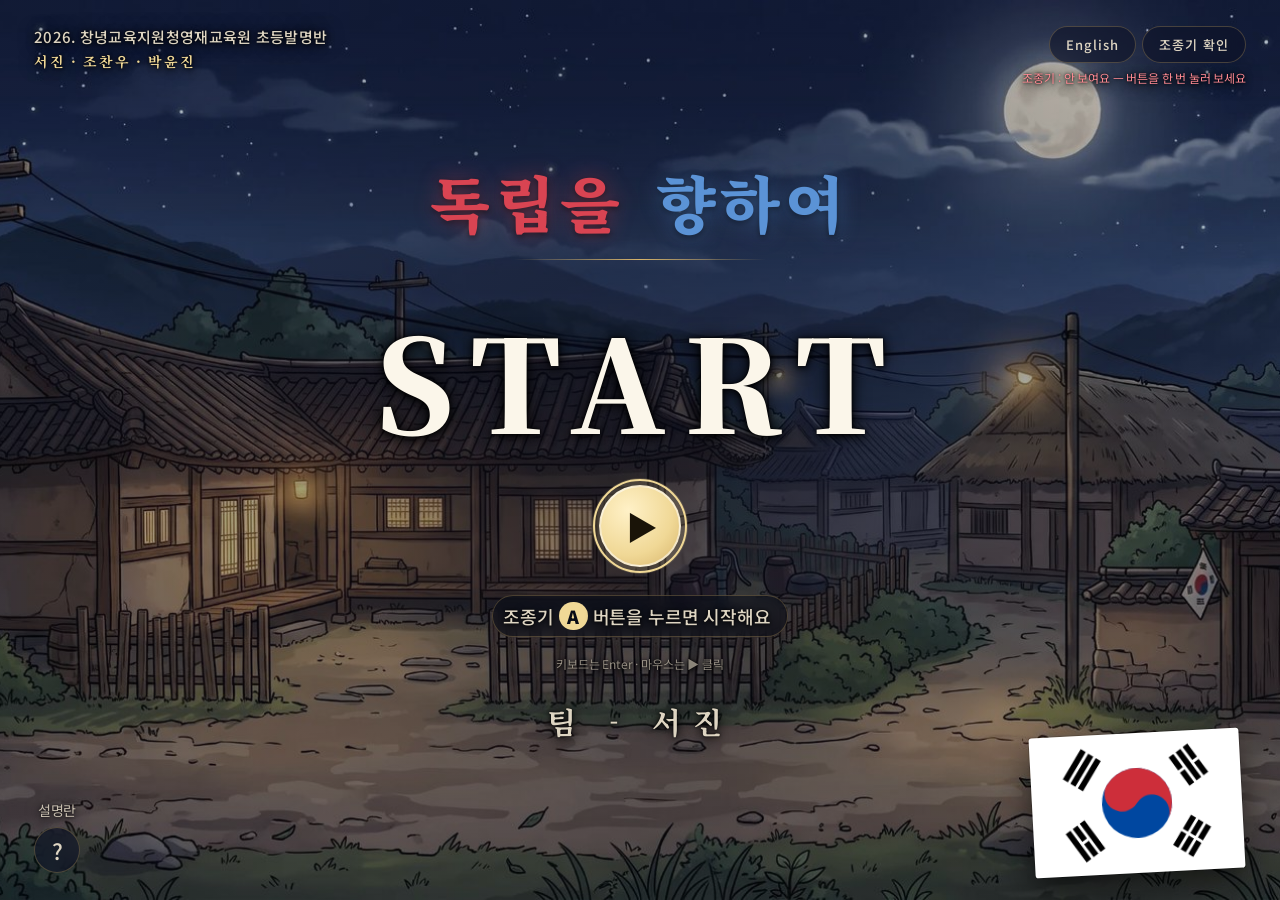
<file: index.html>
<!DOCTYPE html>
<html lang="ko">
<head>
  <meta charset="UTF-8">
  <!-- 아케이드 기계 모니터, 노트북, 태블릿 어디서든 잘 보이게 하는 설정이에요 -->
  <meta name="viewport" content="width=device-width, initial-scale=1.0, user-scalable=no">
  <title>독립을 향하여 - 서진모둠</title>
  <!-- 글꼴 : 제목은 명조(Noto Serif KR), 나머지는 고딕(Noto Sans KR).
       인터넷이 없으면 컴퓨터에 있는 글꼴로 대신 보여요. -->
  <link rel="preconnect" href="https://fonts.googleapis.com">
  <link rel="preconnect" href="https://fonts.gstatic.com" crossorigin>
  <link rel="stylesheet" href="https://fonts.googleapis.com/css2?family=Noto+Sans+KR:wght@400;500;700;900&family=Noto+Serif+KR:wght@600;700;900&display=swap">
  <link rel="stylesheet" href="css/style.css">
</head>
<body>

<!-- ================================================================
     이 게임은 화면이 3개예요.
     1) 시작 화면  2) 게임 화면  3) 끝 화면
     한 번에 하나씩만 보여주고 나머지는 숨겨둬요.
     ================================================================ -->
<div id="app">

  <!-- ============ 1) 시작 화면 ============ -->
  <!-- 학생들이 그린 그림 그대로 만들었어요!
       제목은 태극기 색(빨강+파랑), 가운데 Start,
       오른쪽 아래 태극기, 왼쪽 아래 설명란 -->
  <section id="screen-title" class="screen is-on">

    <!-- 제목 : '독립을'은 빨강, '향하여'는 파랑이에요 -->
    <h1 class="game-title">
      <span class="t-red">독립을</span>
      <span class="t-blue">향하여</span>
    </h1>

    <!-- 가운데 큰 Start 글씨와 동그란 재생 버튼 -->
    <div class="start-block">
      <div class="start-word">Start</div>
      <button id="btn-start" class="play-btn" aria-label="게임 시작">▶</button>
      <!-- 무슨 버튼을 누르면 시작하는지 알려줘요 -->
      <p class="start-hint">조종기 <b>A</b> 버튼을 누르면 시작해요</p>
      <p class="start-hint-sub">키보드는 Enter · 마우스는 ▶ 클릭</p>
    </div>

    <!-- 팀 이름 -->
    <p class="team-name">팀 - 서진</p>

    <!-- 왼쪽 위 : 만든 곳과 만든 사람 -->
    <div class="corner-credit">
      <p class="credit-org">2026. 창녕교육지원청영재교육원 초등발명반</p>
      <p class="credit-names">서진 · 조찬우 · 박윤진</p>
    </div>

    <!-- 왼쪽 아래 : 설명란 -->
    <div class="corner-help">
      <span class="corner-label">설명란</span>
      <button id="btn-info" class="round-btn" aria-label="게임 설명 보기">?</button>
    </div>

    <!-- 오른쪽 위 : 조종기 확인
         아케이드 조종기가 제대로 연결됐는지 확인하는 곳이에요 -->
    <div class="corner-pad">
      <div class="corner-row">
        <!-- 한국어 ↔ English (기획서 대상 : 외국인도) -->
        <button id="btn-lang" class="corner-test" lang="en">English</button>
        <button id="btn-pad-test" class="corner-test">조종기 확인</button>
      </div>
      <!-- 지금 조종기가 잡혔는지 항상 보여줘요 -->
      <p id="title-pad-status" class="pad-status">조종기 확인 중…</p>
    </div>

    <!-- 창 안의 창으로 열렸을 때만 보여요 (조종기가 막히니까 알려줘요) -->
    <p id="frame-warning" class="frame-warning" hidden>
      ⚠️ 이 화면은 다른 페이지 안에 끼워져 있어서 <b>조이스틱이 막혀요.</b>
      조이스틱으로 하려면 <b>i20091119-ai.github.io/2026ex</b> 를 주소창에 직접 입력하세요.
    </p>

    <!-- 오른쪽 아래 : 태극기 (국기법 비율대로 그렸어요) -->
    <div class="corner-flag">
      <div class="taegeukgi" role="img" aria-label="태극기"></div>
    </div>

  </section>


  <!-- ============ 2) 게임 화면 ============ -->
  <section id="screen-game" class="screen">

    <!-- 점수판이에요. 게임하는 동안 항상 위에 보여요 -->
    <header id="hud">
      <div class="hud-chapter">
        <span class="hud-label">장</span>
        <span id="hud-chapter-name">1장 · 비밀 편지</span>
      </div>

      <!-- 목숨(하트)이에요. 경찰에게 들키면 하나씩 줄어요 -->
      <div class="hud-life">
        <span class="hud-label">목숨</span>
        <span id="hud-hearts">❤️❤️❤️</span>
      </div>

      <div class="hud-score">
        <span class="hud-label">독립 포인트</span>
        <span id="hud-score">0</span>
      </div>
    </header>

    <!-- 게임이 실제로 펼쳐지는 무대예요 -->
    <div id="stage">
      <div id="stage-inner">
        <!-- 각 장의 미션이 여기에 들어와요 (아직 만드는 중이에요) -->
        <p class="todo-note">여기에 미션이 들어갈 거예요</p>
      </div>
    </div>

    <!-- 미션을 알려주는 말풍선이에요 -->
    <div id="bubble">
      <div id="bubble-face">🧑</div>
      <div id="bubble-text">말풍선 내용</div>
    </div>

    <!-- ---- 조작 안내판 ----
         어떤 버튼이 무슨 일을 하는지 알려줘요.
         진짜로 버튼을 누르면 그 칸에 불이 반짝 들어와요! -->
    <div id="pad-guide">
      <div class="pad-stick" id="pad-stick">
        <span class="pad-key">🕹️</span>
        <span class="pad-name">움직이기</span>
        <span class="pad-arrows">
          <b data-dir="up">▲</b><b data-dir="left">◀</b><b data-dir="down">▼</b><b data-dir="right">▶</b>
        </span>
      </div>
      <div id="pad-buttons"><!-- 버튼 8개가 자바스크립트로 여기에 그려져요 --></div>
      <button class="pad-device" id="pad-device" title="눌러서 조종기 확인·맞추기">조종기 연결 안 됨</button>
    </div>

  </section>


  <!-- ============ 3) 끝 화면 ============ -->
  <section id="screen-end" class="screen">
    <div class="end-layout">

      <!-- 왼쪽 : 결과와 점수 -->
      <div class="title-box">
        <div id="end-emoji">🎉</div>
        <h2 id="end-title">광복!</h2>
        <p id="end-message">모든 임무를 마쳤어요!</p>

        <div class="score-card">
          <span class="hud-label">내 독립 포인트</span>
          <strong id="end-score">0</strong>
          <span id="end-record" class="end-record" hidden>최고 기록!</span>
        </div>

        <button id="btn-retry" class="big-btn">다시 하기</button>
      </div>

      <!-- 오른쪽 : 오늘 배운 역사 + 최고 기록 -->
      <div class="end-side">
        <section class="end-panel">
          <h3>오늘 배운 역사</h3>
          <ol id="end-history" class="end-history"></ol>
          <p class="end-note">이 게임은 실제 역사를 바탕으로 꾸민 이야기예요.</p>
        </section>
        <section class="end-panel">
          <h3>최고 기록</h3>
          <ol id="end-rank" class="end-rank"></ol>
        </section>
      </div>

    </div>
  </section>


  <!-- ============ 덮개 화면 ============
       멈추기 / 도움말 / 처음으로 를 눌렀을 때
       게임 위에 덮어서 보여주는 창이에요. -->
  <div id="overlay">
    <div class="overlay-card">
      <div id="overlay-emoji">⏸️</div>
      <h3 id="overlay-title">잠깐 멈춤</h3>
      <div id="overlay-body"></div>
      <div id="overlay-actions"></div>
    </div>
  </div>

  <!-- 화면을 크게/작게 했을 때 잠깐 뜨는 알림이에요 -->
  <div id="zoom-toast">화면 크기 100%</div>

</div>

<script src="js/sound.js"></script>
<script src="js/lang.js"></script>
<script src="js/input.js"></script>
<script src="js/skin.js"></script>
<script src="js/missions.js"></script>
<script src="js/story.js"></script>
<script src="js/ch1.js"></script>
<script src="js/ch2.js"></script>
<script src="js/ch3.js"></script>
<script src="js/ch4.js"></script>
<script src="js/ch5.js"></script>
<script src="js/ch6.js"></script>
<script src="js/game.js"></script>
</body>
</html>
</file>
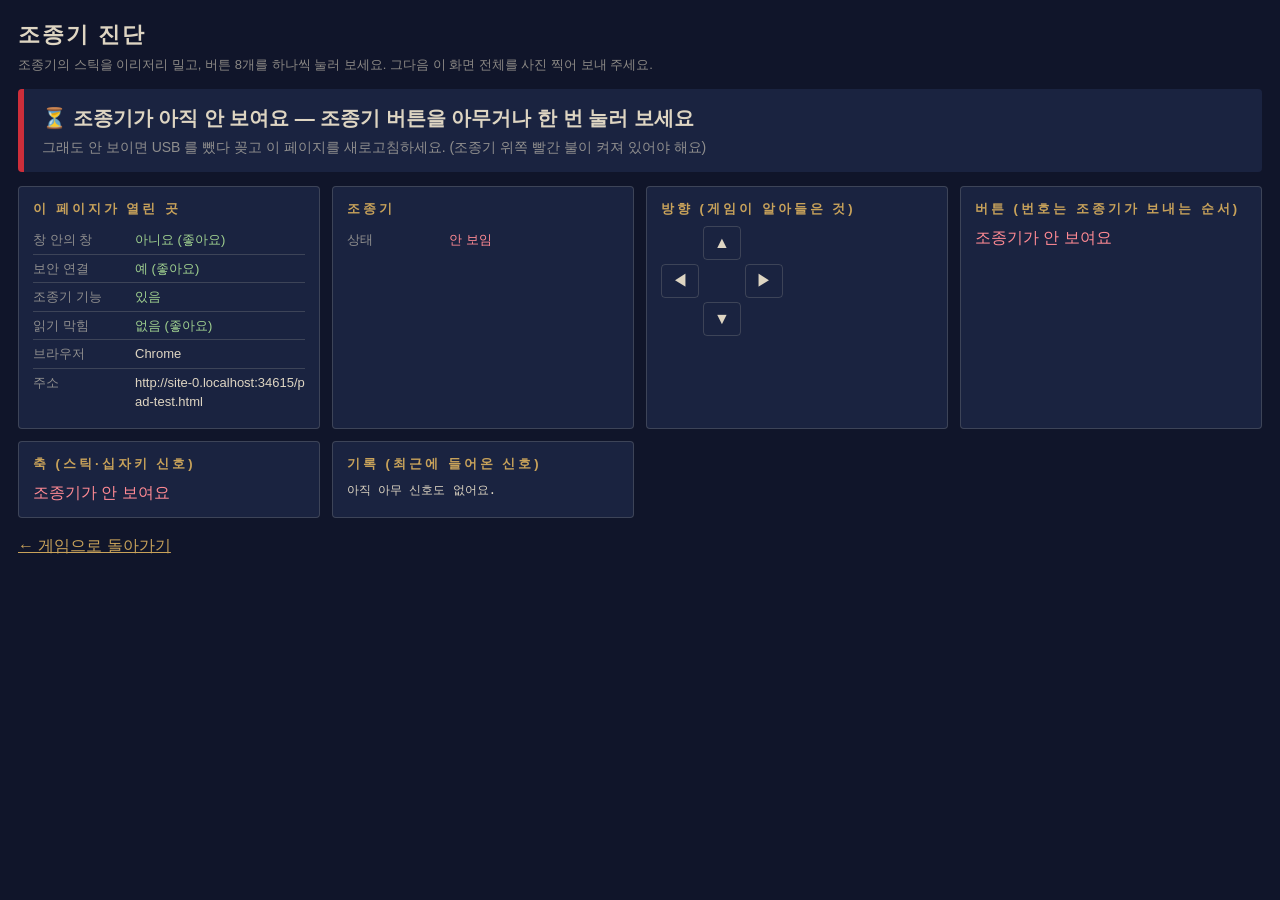
<file: pad-test.html>
<!DOCTYPE html>
<html lang="ko">
<head>
  <meta charset="UTF-8">
  <meta name="viewport" content="width=device-width, initial-scale=1.0">
  <title>조종기 진단 — 독립을 향하여</title>
  <style>
    /* ==============================================================
       조종기 진단 페이지
       ★ 조종기가 보내는 신호를 날것 그대로 보여줘요.
         게임에서 조종기가 안 먹을 때, 이 화면을 사진 찍어 보내면
         무엇이 문제인지 바로 알 수 있어요.
       ============================================================== */
    :root {
      --bg: #10152a; --panel: #1a2340; --ink: #080b16;
      --paper: #ded5c2; --dim: rgba(222, 213, 194, 0.6);
      --ochre: #c8a25a; --red: #cd2e3a; --moss: #6f8f6a;
      --line: rgba(222, 213, 194, 0.18);
    }
    * { box-sizing: border-box; margin: 0; padding: 0; }
    body {
      font-family: "Apple SD Gothic Neo", "Noto Sans KR", "Malgun Gothic", sans-serif;
      background: var(--bg); color: var(--paper);
      padding: 18px; line-height: 1.5;
    }
    h1 { font-size: 22px; letter-spacing: 2px; margin-bottom: 4px; }
    .sub { color: var(--dim); font-size: 13px; margin-bottom: 14px; }

    /* 맨 위 큰 결과 */
    #verdict {
      font-size: 20px; font-weight: 800; padding: 14px 18px;
      border-radius: 4px; margin-bottom: 14px;
      background: var(--panel); border-left: 6px solid var(--dim);
    }
    #verdict.good { border-left-color: var(--moss); }
    #verdict.bad  { border-left-color: var(--red); }
    #verdict small { display: block; font-size: 14px; font-weight: 500; color: var(--dim); margin-top: 4px; }

    .grid { display: grid; grid-template-columns: repeat(auto-fit, minmax(300px, 1fr)); gap: 12px; }
    .card { background: var(--panel); border: 1px solid var(--line); border-radius: 4px; padding: 12px 14px; }
    .card h2 { font-size: 13px; letter-spacing: 3px; color: var(--ochre); margin-bottom: 8px; }

    .row { display: flex; gap: 10px; padding: 4px 0; border-bottom: 1px solid var(--line); font-size: 13px; }
    .row:last-child { border-bottom: none; }
    .row b { flex: none; width: 92px; color: var(--dim); font-weight: 500; }
    .row span { word-break: break-all; }
    .ok  { color: #9fd08f; } .no { color: #ff8a93; }

    /* 축 막대 */
    .axis { display: grid; grid-template-columns: 34px 1fr 54px; gap: 8px; align-items: center; margin: 3px 0; font-size: 12px; }
    .bar { position: relative; height: 14px; background: rgba(0,0,0,0.35); border: 1px solid var(--line); }
    .bar::before { content: ''; position: absolute; left: 50%; top: 0; bottom: 0; width: 1px; background: var(--line); }
    .fill { position: absolute; top: 0; bottom: 0; background: var(--ochre); }
    .axis.moved .fill { background: var(--red); }
    .num { font-family: ui-monospace, Consolas, monospace; text-align: right; }

    /* 버튼 칸 */
    .btns { display: flex; flex-wrap: wrap; gap: 5px; }
    .btn { width: 40px; height: 34px; display: grid; place-items: center; border: 1px solid var(--line); border-radius: 4px; font-size: 12px; font-weight: 800; }
    .btn.on { background: var(--ochre); color: var(--ink); border-color: var(--ochre); }

    /* 방향 */
    .dirs { display: grid; grid-template-columns: repeat(3, 38px); gap: 4px; }
    .dir { height: 34px; display: grid; place-items: center; border: 1px solid var(--line); border-radius: 4px; }
    .dir.on { background: var(--moss); color: var(--ink); }

    #log { font-family: ui-monospace, Consolas, monospace; font-size: 12px; max-height: 180px; overflow-y: auto; white-space: pre-wrap; }
    .back { display: inline-block; margin-top: 16px; color: var(--ochre); }
  </style>
</head>
<body>
  <h1>조종기 진단</h1>
  <p class="sub">조종기의 스틱을 이리저리 밀고, 버튼 8개를 하나씩 눌러 보세요. 그다음 이 화면 전체를 사진 찍어 보내 주세요.</p>

  <div id="verdict">확인하는 중…</div>

  <div class="grid">
    <div class="card">
      <h2>이 페이지가 열린 곳</h2>
      <div id="env"></div>
    </div>

    <div class="card">
      <h2>조종기</h2>
      <div id="pad"></div>
    </div>

    <div class="card">
      <h2>방향 (게임이 알아들은 것)</h2>
      <div class="dirs">
        <span></span><div class="dir" id="d-up">▲</div><span></span>
        <div class="dir" id="d-left">◀</div><span></span><div class="dir" id="d-right">▶</div>
        <span></span><div class="dir" id="d-down">▼</div><span></span>
      </div>
    </div>

    <div class="card">
      <h2>버튼 (번호는 조종기가 보내는 순서)</h2>
      <div class="btns" id="btns"></div>
    </div>

    <div class="card">
      <h2>축 (스틱·십자키 신호)</h2>
      <div id="axes"></div>
    </div>

    <div class="card">
      <h2>기록 (최근에 들어온 신호)</h2>
      <div id="log">아직 아무 신호도 없어요.</div>
    </div>
  </div>

  <a class="back" href="index.html">← 게임으로 돌아가기</a>

  <script>
    /* ==============================================================
       조종기 진단 — 쉬운 설명
       1) 이 페이지가 '창 안의 창'인지, 보안 연결인지 확인해요
       2) 조종기가 보이면 축과 버튼 값을 실시간으로 그려요
       3) 키보드 신호(조종기가 키보드처럼 굴 때)도 함께 적어요
       ============================================================== */
    const $ = function (id) { return document.getElementById(id); };
    const logLines = [];
    let firstAxes = null;          // 처음 본 축 값 (가만히 있을 때)
    let blockedError = '';         // 조종기 읽기가 막혔을 때의 에러

    function log(text) {
      const t = new Date().toLocaleTimeString('ko-KR', { hour12: false });
      logLines.unshift(t + '  ' + text);
      if (logLines.length > 40) logLines.pop();
      $('log').textContent = logLines.join('\n');
    }

    /* ---------- 1. 페이지가 열린 곳 ---------- */
    let inFrame = false;
    try { inFrame = window.self !== window.top; } catch (e) { inFrame = true; }

    function row(name, value, good) {
      const cls = good === undefined ? '' : (good ? 'ok' : 'no');
      return '<div class="row"><b>' + name + '</b><span class="' + cls + '">' + value + '</span></div>';
    }

    function drawEnv() {
      const ua = navigator.userAgent;
      const browser = /Edg\//.test(ua) ? 'Edge' : /Chrome\//.test(ua) ? 'Chrome' :
                      /Firefox\//.test(ua) ? 'Firefox' : /Safari\//.test(ua) ? 'Safari' : '모름';
      $('env').innerHTML =
        row('창 안의 창', inFrame ? '예 — 조종기가 막혀요!' : '아니요 (좋아요)', !inFrame) +
        row('보안 연결', window.isSecureContext ? '예 (좋아요)' : '아니요 — 조종기가 막힐 수 있어요', window.isSecureContext) +
        row('조종기 기능', navigator.getGamepads ? '있음' : '없음 — 브라우저를 바꿔야 해요', !!navigator.getGamepads) +
        row('읽기 막힘', blockedError ? blockedError : '없음 (좋아요)', !blockedError) +
        row('브라우저', browser) +
        row('주소', location.href);
    }

    /* ---------- 2. 조종기 읽기 ---------- */
    function getPads() {
      try {
        return navigator.getGamepads ? Array.prototype.slice.call(navigator.getGamepads()) : [];
      } catch (e) {
        if (!blockedError) { blockedError = e.name + ': ' + e.message; drawEnv(); }
        return [];
      }
    }

    window.addEventListener('gamepadconnected', function (e) {
      log('조종기 연결됨 : ' + e.gamepad.id + ' (방식: ' + (e.gamepad.mapping || '표준 아님') + ')');
    });
    window.addEventListener('gamepaddisconnected', function (e) {
      log('조종기 빠짐 : ' + e.gamepad.id);
      firstAxes = null;
    });

    const lastButtons = [];
    const lastAxisBig = [];

    function tick() {
      const pads = getPads().filter(Boolean);
      const pad = pads[0];

      /* --- 맨 위 결과 --- */
      const v = $('verdict');
      if (inFrame || blockedError) {
        v.className = 'bad';
        v.innerHTML = '❌ 이 화면에서는 브라우저가 조종기를 막고 있어요' +
          '<small>주소창에 https://i20091119-ai.github.io/2026ex/pad-test.html 을 직접 입력해서 새 탭으로 여세요.</small>';
      } else if (!pad) {
        v.className = 'bad';
        v.innerHTML = '⏳ 조종기가 아직 안 보여요 — 조종기 버튼을 아무거나 한 번 눌러 보세요' +
          '<small>그래도 안 보이면 USB 를 뺐다 꽂고 이 페이지를 새로고침하세요. (조종기 위쪽 빨간 불이 켜져 있어야 해요)</small>';
      } else {
        v.className = 'good';
        v.innerHTML = '✅ 조종기 신호가 들어와요 : ' + pad.id +
          '<small>방식 : ' + (pad.mapping === 'standard' ? 'XINPUT (표준) — 게임과 가장 잘 맞아요' :
                              'DINPUT (표준 아님) — 스위치를 XINPUT/NS 로 바꾸면 더 확실해요') +
          ' · 축 ' + pad.axes.length + '개 · 버튼 ' + pad.buttons.length + '개</small>';
      }

      /* --- 조종기 정보 --- */
      $('pad').innerHTML = pad ?
        row('이름', pad.id) +
        row('방식', pad.mapping === 'standard' ? 'standard (XINPUT)' : '"' + pad.mapping + '" (DINPUT)', pad.mapping === 'standard') +
        row('연결 번호', pad.index) +
        row('축 개수', pad.axes.length) +
        row('버튼 개수', pad.buttons.length) +
        (pads.length > 1 ? row('다른 조종기', (pads.length - 1) + '개 더 있음') : '')
        : row('상태', '안 보임', false);

      if (pad) {
        if (!firstAxes) firstAxes = pad.axes.slice();

        /* --- 버튼 --- */
        let html = '';
        pad.buttons.forEach(function (b, i) {
          const on = b.pressed || b.value > 0.5;
          html += '<div class="btn' + (on ? ' on' : '') + '">' + i + '</div>';
          if (on && !lastButtons[i]) log('버튼 ' + i + ' 눌림');
          lastButtons[i] = on;
        });
        $('btns').innerHTML = html;

        /* --- 축 --- */
        html = '';
        pad.axes.forEach(function (a, i) {
          const rest = firstAxes[i] || 0;
          const moved = Math.abs(a - rest) > 0.3 && Math.abs(a) <= 1.05;
          const clamped = Math.max(-1, Math.min(1, a));
          const left = clamped < 0 ? 50 + clamped * 50 : 50;
          const width = Math.abs(clamped) * 50;
          html += '<div class="axis' + (moved ? ' moved' : '') + '">' +
                    '<span>축 ' + i + '</span>' +
                    '<div class="bar"><div class="fill" style="left:' + left + '%;width:' + width + '%"></div></div>' +
                    '<span class="num">' + a.toFixed(2) + '</span>' +
                  '</div>';
          if (moved && !lastAxisBig[i]) log('축 ' + i + ' 움직임 : ' + a.toFixed(2) + '  (가만히 있을 때 ' + rest.toFixed(2) + ')');
          lastAxisBig[i] = moved;
        });
        $('axes').innerHTML = html;
      } else {
        $('btns').innerHTML = '<span class="no">조종기가 안 보여요</span>';
        $('axes').innerHTML = '<span class="no">조종기가 안 보여요</span>';
      }

      /* --- 게임이 알아들은 방향 (게임과 같은 방식으로 계산) ---
         ★ 게임에서 「조종기 맞추기」를 했으면 그 설정을 먼저 써요.
           맞춘 방향이 쓰는 축·버튼은 기본 방식으로 다시 읽지 않아요. */
      const dir = { up: false, down: false, left: false, right: false };
      if (pad) {
        let learned = null;
        try { learned = (JSON.parse(localStorage.getItem('dokrip.padmaps') || '{}')[pad.id] || {}).dirs || null; } catch (e) {}
        const usedAxis = {}, usedBtn = {};
        if (learned) for (const k in learned) {
          const r = learned[k]; if (!r) continue;
          if (r.type === 'axis') usedAxis[r.index] = true; else usedBtn[r.index] = true;
        }
        const restOf = function (i) { return (firstAxes && Math.abs(firstAxes[i]) <= 1.05) ? firstAxes[i] : 0; };
        const ruleOn = function (r) {
          if (!r) return false;
          if (r.type === 'button') return !!(pad.buttons[r.index] && pad.buttons[r.index].pressed);
          const v = pad.axes[r.index];
          if (v === undefined || Math.abs(v) > 1.05) return false;
          const rest = firstAxes ? firstAxes[r.index] : 0;
          if (!(Math.abs(rest) > 1.05) && Math.abs(v - (rest || 0)) < 0.4) return false;
          if (Math.abs(r.value) >= 0.85) return r.value > 0 ? v > 0.5 : v < -0.5;
          return Math.abs(v - r.value) < 0.18;
        };
        if (learned) ['up', 'down', 'left', 'right'].forEach(function (d) { if (ruleOn(learned[d])) dir[d] = true; });

        const mv = function (i) {
          const a = pad.axes[i];
          if (a === undefined || Math.abs(a) > 1.05 || usedAxis[i]) return 0;
          if (firstAxes && Math.abs(firstAxes[i]) > 0.9) return 0;   // 가만히 있을 때 끝에 붙은 축 = 트리거
          return a - restOf(i);
        };
        const pick = function () { let b = 0; for (let k = 0; k < arguments.length; k++) if (Math.abs(arguments[k]) > Math.abs(b)) b = arguments[k]; return b; };
        const x = pick(mv(0), mv(2));
        const y = pad.mapping === 'standard' ? pick(mv(1), mv(3), mv(5)) : pick(mv(1), mv(5));
        const btn = function (i) { return !usedBtn[i] && pad.buttons[i] ? pad.buttons[i].pressed : false; };
        if (y < -0.5 || btn(12)) dir.up = true;
        if (y > 0.5 || btn(13)) dir.down = true;
        if (x < -0.5 || btn(14)) dir.left = true;
        if (x > 0.5 || btn(15)) dir.right = true;
        for (let a = 4; a < pad.axes.length; a++) {
          const h = pad.axes[a];
          if (usedAxis[a] || !firstAxes || !(Math.abs(firstAxes[a]) > 1.05)) continue;
          if (h === undefined || Math.abs(h) > 1.05) continue;
          const idx = Math.round((h + 1) * 3.5);
          if ([7, 0, 1].indexOf(idx) >= 0) dir.up = true;
          if ([1, 2, 3].indexOf(idx) >= 0) dir.right = true;
          if ([3, 4, 5].indexOf(idx) >= 0) dir.down = true;
          if ([5, 6, 7].indexOf(idx) >= 0) dir.left = true;
        }
      }
      ['up', 'down', 'left', 'right'].forEach(function (d) {
        $('d-' + d).classList.toggle('on', dir[d]);
      });

      requestAnimationFrame(tick);
    }

    /* ---------- 3. 키보드 신호도 적어요 ----------
       (아케이드 기판 중에는 키보드처럼 신호를 보내는 것도 있어요) */
    window.addEventListener('keydown', function (e) {
      log('키보드 : ' + e.code + '  (' + e.key + ')');
      if (['ArrowUp', 'ArrowDown', 'ArrowLeft', 'ArrowRight', 'Space'].indexOf(e.code) >= 0) e.preventDefault();
    });

    drawEnv();
    requestAnimationFrame(tick);
  </script>
</body>
</html>
</file>
<file: css/style.css>
/* ==================================================================
   독립을 향하여 - 꾸미기 파일 (CSS)
   1~5장은 어두운 밤 느낌, 6장 광복은 환하게 바뀌어요.
   ================================================================== */

/* ---------- 색깔을 이름표에 저장해 둬요 ----------
   이렇게 해두면 나중에 색을 바꿀 때 여기만 고치면 돼요! */
:root {
  /* 진짜 태극기 (국기법 비율대로 그렸어요 : 태극 지름 = 세로의 1/2, 건·곤·감·리) */
  --taegukgi: url("data:image/svg+xml,%3Csvg xmlns=%22http://www.w3.org/2000/svg%22 viewBox=%220 0 360 240%22%3E%3Crect width=%22360%22 height=%22240%22 fill=%22%23ffffff%22/%3E%3Cg transform=%22translate(180.0 120.0) rotate(33.690)%22%3E%3Ccircle r=%2260.0%22 fill=%22%230047a0%22/%3E%3Cpath d=%22M-60.0 0 A60.0 60.0 0 0 1 60.0 0 A30.0 30.0 0 0 0 0 0 A30.0 30.0 0 0 1 -60.0 0 Z%22 fill=%22%23cd2e3a%22/%3E%3C/g%3E%3Cg fill=%22%23000000%22%3E%3Cg transform=%22translate(180.0 120.0) rotate(-146.310)%22%3E%3Crect x=%2290.00%22 y=%22-30.00%22 width=%2210.00%22 height=%2260.00%22/%3E%3Crect x=%22105.00%22 y=%22-30.00%22 width=%2210.00%22 height=%2260.00%22/%3E%3Crect x=%22120.00%22 y=%22-30.00%22 width=%2210.00%22 height=%2260.00%22/%3E%3C/g%3E%3Cg transform=%22translate(180.0 120.0) rotate(33.690)%22%3E%3Crect x=%2290.00%22 y=%22-30.00%22 width=%2210.00%22 height=%2227.50%22/%3E%3Crect x=%2290.00%22 y=%222.50%22 width=%2210.00%22 height=%2227.50%22/%3E%3Crect x=%22105.00%22 y=%22-30.00%22 width=%2210.00%22 height=%2227.50%22/%3E%3Crect x=%22105.00%22 y=%222.50%22 width=%2210.00%22 height=%2227.50%22/%3E%3Crect x=%22120.00%22 y=%22-30.00%22 width=%2210.00%22 height=%2227.50%22/%3E%3Crect x=%22120.00%22 y=%222.50%22 width=%2210.00%22 height=%2227.50%22/%3E%3C/g%3E%3Cg transform=%22translate(180.0 120.0) rotate(-33.690)%22%3E%3Crect x=%2290.00%22 y=%22-30.00%22 width=%2210.00%22 height=%2227.50%22/%3E%3Crect x=%2290.00%22 y=%222.50%22 width=%2210.00%22 height=%2227.50%22/%3E%3Crect x=%22105.00%22 y=%22-30.00%22 width=%2210.00%22 height=%2260.00%22/%3E%3Crect x=%22120.00%22 y=%22-30.00%22 width=%2210.00%22 height=%2227.50%22/%3E%3Crect x=%22120.00%22 y=%222.50%22 width=%2210.00%22 height=%2227.50%22/%3E%3C/g%3E%3Cg transform=%22translate(180.0 120.0) rotate(146.310)%22%3E%3Crect x=%2290.00%22 y=%22-30.00%22 width=%2210.00%22 height=%2260.00%22/%3E%3Crect x=%22105.00%22 y=%22-30.00%22 width=%2210.00%22 height=%2227.50%22/%3E%3Crect x=%22105.00%22 y=%222.50%22 width=%2210.00%22 height=%2227.50%22/%3E%3Crect x=%22120.00%22 y=%22-30.00%22 width=%2210.00%22 height=%2260.00%22/%3E%3C/g%3E%3C/g%3E%3C/svg%3E");

  --bg-1: #10152a;          /* 먹빛 남색 (한밤의 조선) */
  --bg-2: #1a2340;          /* 조금 밝은 먹빛 남색 */
  --ink: #080b16;           /* 거의 검정에 가까운 먹색 */

  --paper: #ded5c2;         /* 오래된 한지 색 (글자에 써요) */
  --paper-dim: #9d9város;   /* (아래에서 다시 정해요) */
  --ochre: #c8a25a;         /* 놋쇠 · 황토색 (강조할 때) */
  --moss: #6f8f6a;          /* 낡은 국방색 (안전 표시) */

  --flag-red: #cd2e3a;      /* 태극기 빨강 */
  --flag-blue: #0047a0;     /* 태극기 파랑 */
  --red-lit: #d94452;       /* 어두운 배경에서도 보이는 빨강 */
  --blue-lit: #5b93d6;      /* 어두운 배경에서도 보이는 파랑 */

  --line: rgba(222, 213, 194, 0.18);   /* 은은한 선 */
  --round: 4px;             /* 모서리를 각지게! */
}

/* 낡은 한지색 글자 (조금 흐린 것) */
:root { --paper-dim: rgba(222, 213, 194, 0.62); }

/* 6장 광복이 되면 body에 'liberation' 이름표를 붙여요.
   그러면 어둡던 화면이 새벽처럼 밝아져요. */
body.liberation {
  --bg-1: #cfd9e6;          /* 새벽 하늘 */
  --bg-2: #eae4d6;          /* 밝은 한지 */
  --paper: #1a2340;         /* 밝은 배경이니 글자는 먹색으로 */
  --paper-dim: rgba(26, 35, 64, 0.66);
  --line: rgba(26, 35, 64, 0.22);
}

/* ---------- 기본 설정 ---------- */
* { box-sizing: border-box; margin: 0; padding: 0; }

body {
  font-family: "Pretendard", "Apple SD Gothic Neo", "Noto Sans KR",
               "Malgun Gothic", sans-serif;
  background: var(--ink);
  color: var(--paper);
  overflow: hidden;              /* 아케이드 화면이라 스크롤은 막아요 */
  -webkit-user-select: none;     /* 글자가 드래그로 선택되지 않게 해요 */
  user-select: none;
  /* 색이 바뀔 때 스르륵 부드럽게 변해요 */
  transition: background 1.2s ease, color 1.2s ease;
}

#app {
  width: 100vw;
  height: 100vh;
  height: 100dvh;                /* 폰에서도 화면에 딱 맞게 */
  position: relative;
}

/* ---------- 화면 3개 공통 ---------- */
.screen {
  position: absolute;
  inset: 0;                      /* 화면 전체를 꽉 채워요 */
  display: none;                 /* 평소에는 숨어 있어요 */
  flex-direction: column;
  align-items: center;
  justify-content: center;
  padding: 3vh 4vw;
  background:
    /* 가장자리를 어둡게 해서 화면에 무게감을 줘요 */
    radial-gradient(ellipse at 50% 40%, transparent 35%, rgba(0, 0, 0, 0.45) 100%),
    linear-gradient(160deg, var(--bg-1), var(--bg-2));
  transition: background 1.2s ease;
}

/* 'is-on' 이름표가 붙은 화면 하나만 보여요 */
.screen.is-on {
  display: flex;
  animation: fadeIn 0.5s ease;   /* 스르륵 나타나요 */
}

@keyframes fadeIn {
  from { opacity: 0; transform: scale(0.97); }
  to   { opacity: 1; transform: scale(1); }
}

/* ==================================================================
   1) 시작 화면 꾸미기
      ★ 서진모둠 학생들이 그린 그림 그대로 만들었어요 ★
   ================================================================== */
/* .screen 이 이미 화면 전체에 딱 붙어 있어서,
   왼쪽 아래 설명란과 오른쪽 아래 태극기는 그 모서리에 자리잡아요.
   (여기에 position 을 또 쓰면 화면이 짧아지니 조심!) */

.title-box {
  text-align: center;
  max-width: 640px;
  width: 100%;
}

/* ---------- 제목 ----------
   그림처럼 '독립을'은 빨강, '향하여'는 파랑이에요. 태극기 색이죠! */
.game-title {
  font-size: clamp(34px, 6.5vw, 62px);
  letter-spacing: 2px;
  display: flex;
  gap: 0.5em;
  flex-wrap: wrap;
  justify-content: center;
}

.t-red {
  color: var(--red-lit);                            /* 태극기 빨강 */
  text-shadow: 0 2px 6px rgba(0, 0, 0, 0.5);
}

.t-blue {
  color: var(--blue-lit);                           /* 태극기 파랑 */
  text-shadow: 0 2px 6px rgba(0, 0, 0, 0.5);
}

/* ---------- 가운데 큰 Start 글씨 ---------- */
.start-block {
  margin-top: clamp(14px, 3vh, 30px);
  display: flex;
  flex-direction: column;
  align-items: center;
  gap: 14px;
}

.start-word {
  font-size: clamp(58px, 13vw, 128px);
  font-weight: 900;
  letter-spacing: 3px;
  color: #ffffff;
  /* 그림처럼 글자 테두리를 두껍게 그려요 */
  -webkit-text-stroke: 3px var(--ink);
  paint-order: stroke fill;
  text-shadow: 4px 4px 0 rgba(0, 0, 0, 0.45);
}

/* 동그란 ▶ 재생 버튼 */
.play-btn {
  width: clamp(58px, 9vw, 82px);
  aspect-ratio: 1 / 1;
  border-radius: 50%;
  font-size: clamp(22px, 3.6vw, 32px);
  color: var(--ink);
  background: var(--paper);
  border: 3px solid var(--ink);
  cursor: pointer;
  display: grid;
  place-items: center;
  padding-left: 5px;                    /* ▶ 모양이 가운데 오게 살짝 밀어요 */
  transition: background 0.15s ease, transform 0.08s ease;
}

.play-btn:hover { background: var(--ochre); }
.play-btn:active { transform: translateY(2px); }

/* ---------- 팀 이름 ---------- */
.team-name {
  margin-top: clamp(14px, 3vh, 28px);
  font-size: clamp(19px, 3.4vw, 30px);
  font-weight: 800;
  color: var(--paper-dim);
  letter-spacing: 6px;
}

.team-members {
  margin-top: 7px;
  font-size: clamp(11px, 1.8vw, 14px);
  opacity: 0.6;
}

/* ---------- 왼쪽 위 : 만든 곳과 만든 사람 ---------- */
.corner-credit {
  position: absolute;
  left: clamp(14px, 3vw, 34px);
  top: clamp(14px, 3vh, 26px);
  text-align: left;
  max-width: 46%;
  line-height: 1.5;
}
.credit-org {
  font-size: clamp(11px, 1.6vw, 15px);
  font-weight: 700;
  color: var(--paper);
  letter-spacing: 0.5px;
}
.credit-names {
  margin-top: 2px;
  font-size: clamp(11px, 1.5vw, 14px);
  color: var(--ochre);
  letter-spacing: 1px;
}
#screen-title.has-art .corner-credit {
  text-shadow: 0 0 3px #000, 0 2px 8px rgba(0, 0, 0, 0.95), 0 0 18px rgba(0, 0, 0, 0.7);
}

/* ---------- 왼쪽 아래 : 설명란 ---------- */
.corner-help {
  position: absolute;
  left: clamp(14px, 3vw, 34px);
  bottom: clamp(14px, 3vh, 30px);
  display: flex;
  flex-direction: column;
  align-items: center;
  gap: 7px;
}

.corner-label {
  font-size: clamp(11px, 1.7vw, 14px);
  opacity: 0.85;
}

/* 동그란 ? 버튼이에요 */
.round-btn {
  width: clamp(34px, 5vw, 46px);
  aspect-ratio: 1 / 1;
  border-radius: 50%;
  font-family: inherit;
  font-size: clamp(16px, 2.6vw, 22px);
  font-weight: 800;
  color: var(--paper);
  background: transparent;
  border: 2px solid var(--line);
  border-radius: var(--round);
  cursor: pointer;
  transition: all 0.15s ease;
}

.round-btn:hover { border-color: var(--ochre); color: var(--ochre); }
.round-btn:active { transform: translateY(2px); }

/* ---------- 오른쪽 아래 : 태극기 ---------- */
.corner-flag {
  position: absolute;
  right: clamp(14px, 3vw, 40px);
  bottom: clamp(14px, 3vh, 30px);
  transform: rotate(-3deg);     /* 그림처럼 살짝 기울어져 있어요 */
}

/* ---------- 큰 버튼 (둥글고 말랑말랑해요) ---------- */
.big-btn {
  font-family: inherit;
  font-size: clamp(16px, 2.6vw, 22px);
  font-weight: 700;
  letter-spacing: 3px;
  color: var(--ink);
  padding: 14px 40px;
  border: none;
  border-radius: var(--round);
  background: var(--ochre);              /* 놋쇠빛 한 가지 색 */
  cursor: pointer;
  transition: background 0.15s ease, transform 0.08s ease;
}

.big-btn:hover { background: #d9b573; }

/* 누르면 살짝 눌리기만 해요 (통통 튀지 않아요) */
.big-btn:active { transform: translateY(2px); }

/* ==================================================================
   태극기 그림 (그림 파일 없이 CSS로 직접 그렸어요!)
   ================================================================== */
.taegeukgi {
  width: clamp(120px, 22vw, 210px);
  aspect-ratio: 3 / 2;                 /* 태극기는 가로:세로가 3:2예요 */
  margin: 0 auto;
  background: var(--taegukgi) center / 100% 100% no-repeat;
  border-radius: 2px;
  box-shadow: 0 10px 30px rgba(0, 0, 0, 0.55);
}



/* ==================================================================
   2) 게임 화면 꾸미기
   ================================================================== */
#screen-game {
  justify-content: flex-start;
  padding: 0;
}

/* ---------- 점수판 (항상 위에 보여요) ---------- */
#hud {
  width: 100%;
  display: flex;
  justify-content: space-between;
  align-items: center;
  gap: 12px;
  padding: 12px 20px;
  background: rgba(0, 0, 0, 0.28);
  backdrop-filter: blur(6px);
}

.hud-chapter, .hud-score, .hud-life {
  display: flex;
  align-items: center;
  gap: 9px;
  padding: 8px 16px;
  border-radius: var(--round);
  background: rgba(255, 255, 255, 0.11);
  border: 2px solid rgba(255, 255, 255, 0.16);
}

.hud-label {
  font-size: clamp(10px, 1.5vw, 13px);
  opacity: 0.8;
}

#hud-chapter-name {
  font-size: clamp(13px, 2.2vw, 18px);
  font-weight: 700;
  color: var(--blue-lit);
}

#hud-score {
  font-size: clamp(19px, 3.2vw, 28px);
  font-weight: 800;
  color: var(--ochre);
}

/* 점수가 오르면 잠깐 커졌다 돌아와요 */
#hud-score.pop { animation: pop 0.45s ease; }

@keyframes pop {
  0%   { transform: scale(1); }
  40%  { transform: scale(1.5); color: var(--red-lit); }
  100% { transform: scale(1); }
}

/* ---------- 목숨(하트) ---------- */
#hud-hearts {
  font-size: clamp(14px, 2.4vw, 20px);
  letter-spacing: 2px;
}

/* 하트가 줄어들 때 부르르 떨려요 */
#hud-hearts.shake { animation: shake 0.5s ease; }

@keyframes shake {
  0%, 100% { transform: translateX(0); }
  20%      { transform: translateX(-7px) scale(1.2); }
  40%      { transform: translateX(7px) scale(1.2); }
  60%      { transform: translateX(-5px); }
  80%      { transform: translateX(5px); }
}

/* ---------- 게임 무대 ---------- */
#stage {
  flex: 1;                      /* 남은 공간을 전부 차지해요 */
  width: 100%;
  display: flex;
  align-items: center;
  justify-content: center;
  padding: 14px;
  position: relative;
  overflow: hidden;
}

#stage-inner {
  width: 100%;
  max-width: 900px;
  height: 100%;
  border-radius: var(--round);
  background: rgba(0, 0, 0, 0.22);
  border: 2px solid rgba(255, 255, 255, 0.12);
  display: flex;
  align-items: center;
  justify-content: center;
  position: relative;
  overflow: hidden;
}

.todo-note { opacity: 0.5; font-size: 15px; }

/* ---------- 작은 버튼 ---------- */
.small-btn {
  display: block;
  margin: 0 auto;
  font-family: inherit;
  font-size: 13px;
  color: var(--paper);
  padding: 8px 20px;
  border: 2px solid rgba(255, 255, 255, 0.28);
  border-radius: var(--round);
  background: rgba(255, 255, 255, 0.09);
  cursor: pointer;
  transition: all 0.15s ease;
}

.small-btn:hover { background: rgba(255, 255, 255, 0.2); }

/* ---------- "들켰다!" 알림 ---------- */
.caught-box {
  text-align: center;
  animation: fadeIn 0.35s ease;
}

.caught-emoji {
  font-size: clamp(48px, 9vw, 78px);
}

.caught-box h3 {
  font-size: clamp(24px, 4.5vw, 36px);
  color: var(--flag-red);
  letter-spacing: 4px;
  margin: 12px 0 8px;
}

.caught-box p { font-size: clamp(12px, 2vw, 16px); line-height: 1.7; }
.caught-sub { opacity: 0.7; margin-top: 6px; }

/* ---------- 미션 말풍선 ---------- */
#bubble {
  width: calc(100% - 28px);
  max-width: 900px;
  margin: 0 auto 14px;
  display: flex;
  align-items: center;
  gap: 14px;
  padding: 14px 20px;
  border-radius: var(--round);
  background: var(--paper);
  color: var(--ink);
  border-left: 5px solid var(--flag-red);
}

#bubble-face {
  font-size: clamp(20px, 3.4vw, 28px);
  flex: none;
}

#bubble-text {
  font-size: clamp(13px, 2.2vw, 18px);
  line-height: 1.6;
  font-weight: 600;
}

/* ==================================================================
   조작 안내판
   어떤 버튼이 무슨 일을 하는지 알려주고,
   진짜로 누르면 그 칸에 불이 반짝 들어와요!
   ================================================================== */
#pad-guide {
  width: calc(100% - 28px);
  max-width: 900px;
  margin: 0 auto 12px;
  display: flex;
  align-items: center;
  gap: 10px;
  padding: 9px 12px;
  border-radius: var(--round);
  background: rgba(0, 0, 0, 0.32);
  border: 2px solid rgba(255, 255, 255, 0.12);
  flex-wrap: wrap;
  justify-content: center;
}

/* 방향 스틱 안내 */
.pad-stick {
  display: flex;
  align-items: center;
  gap: 7px;
  padding: 6px 12px;
  border-radius: 16px;
  background: rgba(255, 255, 255, 0.09);
}

.pad-stick .pad-key { font-size: 20px; }

.pad-name {
  font-size: clamp(9px, 1.4vw, 12px);
  opacity: 0.9;
}

.pad-arrows { display: flex; gap: 3px; }

.pad-arrows b {
  width: 19px; height: 19px;
  display: grid;
  place-items: center;
  font-size: 10px;
  border-radius: 6px;
  background: rgba(255, 255, 255, 0.14);
  cursor: pointer;
  transition: all 0.1s ease;
}

/* 버튼 8개가 들어가는 칸 */
#pad-buttons {
  display: flex;
  gap: 6px;
  flex-wrap: wrap;
  justify-content: center;
}

.pad-btn {
  width: clamp(46px, 7vw, 60px);
  padding: 6px 3px;
  border-radius: 14px;
  background: rgba(255, 255, 255, 0.09);
  border: 2px solid rgba(255, 255, 255, 0.14);
  display: flex;
  flex-direction: column;
  align-items: center;
  gap: 2px;
  cursor: pointer;
  transition: all 0.1s ease;
}

.pad-no {
  font-size: 9px;
  width: 15px; height: 15px;
  display: grid;
  place-items: center;
  border-radius: 50%;
  background: rgba(255, 255, 255, 0.18);
  font-weight: 800;
}

.pad-emoji { font-size: clamp(13px, 2vw, 17px); }

/* ★ 버튼을 진짜로 누르면 여기에 불이 들어와요 ★ */
.pad-btn.is-down,
.pad-arrows b.is-down {
  background: var(--ochre);
  color: var(--ink);
  border-color: #ffffff;
  transform: scale(1.14);
  box-shadow: 0 0 16px var(--ochre);
}

/* 지금 무엇으로 조작 중인지 알려주는 작은 글씨 */
.pad-device {
  font-size: clamp(9px, 1.3vw, 11px);
  opacity: 0.65;
  padding: 4px 10px;
  border-radius: var(--round);
  background: rgba(255, 255, 255, 0.07);
}

/* ==================================================================
   덮개 화면 (멈추기 / 도움말 / 처음으로)
   ================================================================== */
#overlay {
  position: fixed;
  inset: 0;
  z-index: 50;
  display: none;                          /* 평소에는 숨어 있어요 */
  align-items: center;
  justify-content: center;
  padding: 20px;
  background: rgba(10, 14, 35, 0.82);     /* 뒤가 살짝 비치는 어두운 막 */
  backdrop-filter: blur(5px);
}

#overlay.is-on {
  display: flex;
  animation: fadeIn 0.25s ease;
}

.overlay-card {
  width: 100%;
  max-width: 520px;
  max-height: 88vh;
  overflow-y: auto;
  text-align: center;
  padding: 26px 24px;
  border-radius: var(--round);
  background: var(--bg-2);
  border: 2px solid var(--line);
  border-top: 4px solid var(--ochre);
  box-shadow: 0 14px 40px rgba(0, 0, 0, 0.6);
  color: var(--paper);
}

#overlay-emoji {
  font-size: clamp(11px, 1.7vw, 14px);
  letter-spacing: 6px;
  color: var(--ochre);
}

#overlay-title {
  font-size: clamp(20px, 4vw, 30px);
  margin: 6px 0 14px;
}

#overlay-body {
  font-size: clamp(12px, 2vw, 15px);
  line-height: 1.8;
  text-align: left;
}

#overlay-actions {
  margin-top: 18px;
  display: flex;
  gap: 10px;
  justify-content: center;
  flex-wrap: wrap;
}

/* 덮개 화면 안의 조작 설명 줄 */
.help-row {
  display: flex;
  align-items: center;
  gap: 10px;
  padding: 7px 12px;
  margin-bottom: 6px;
  border-radius: 12px;
  background: rgba(255, 255, 255, 0.08);
}

.help-row .no {
  width: 22px; height: 22px;
  flex: none;
  display: grid;
  place-items: center;
  border-radius: var(--round);
  background: var(--ochre);
  color: var(--ink);
  font-weight: 800;
  font-size: 11px;
}

.help-row .keys {
  margin-left: auto;
  font-size: 11px;
  opacity: 0.7;
}

/* ---------- 화면 크기 알림 ---------- */
#zoom-toast {
  position: fixed;
  left: 50%;
  bottom: 24px;
  transform: translateX(-50%) translateY(20px);
  z-index: 60;
  padding: 11px 26px;
  border-radius: var(--round);
  background: var(--ochre);
  color: #0d1128;
  font-weight: 800;
  font-size: 15px;
  opacity: 0;
  pointer-events: none;
  transition: all 0.25s ease;
}

#zoom-toast.is-on {
  opacity: 1;
  transform: translateX(-50%) translateY(0);
}

/* ==================================================================
   3) 끝 화면 꾸미기
   ================================================================== */
#end-emoji {
  font-size: clamp(14px, 2.4vw, 20px);
  letter-spacing: 10px;
  color: var(--ochre);
}

#end-title {
  font-size: clamp(30px, 6vw, 52px);
  margin-top: 8px;
}

#end-message {
  margin-top: 10px;
  font-size: clamp(13px, 2.2vw, 18px);
  opacity: 0.9;
}

.score-card {
  margin: 24px auto;
  padding: 18px 30px;
  border-radius: var(--round);
  background: rgba(255, 255, 255, 0.11);
  border: 2px solid rgba(255, 255, 255, 0.18);
  display: inline-flex;
  flex-direction: column;
  gap: 6px;
}

.score-card strong {
  font-size: clamp(34px, 6vw, 52px);
  color: var(--ochre);
}

/* 결과(왼쪽) + 오늘 배운 역사·최고 기록(오른쪽) */
.end-layout {
  width: min(1100px, 100%);
  display: grid;
  grid-template-columns: minmax(0, 0.9fr) minmax(0, 1.1fr);
  gap: clamp(14px, 3vw, 36px);
  align-items: center;
  padding: 16px;
}
.end-layout .title-box { max-width: none; }
.end-layout .score-card { display: flex; width: fit-content; margin: 20px auto; align-items: center; }
.end-layout #btn-retry { display: block; margin: 0 auto; }

.end-record {
  font-size: 12px;
  font-weight: 800;
  letter-spacing: 2px;
  color: var(--ink);
  background: var(--ochre);
  padding: 3px 10px;
  border-radius: var(--round);
}

.end-side { display: flex; flex-direction: column; gap: 12px; min-width: 0; }

.end-panel {
  border: 1px solid var(--line);
  border-radius: var(--round);
  background: rgba(0, 0, 0, 0.25);
  padding: 12px 14px;
}
.end-panel h3 {
  font-size: 13px;
  letter-spacing: 3px;
  color: var(--ochre);
  margin-bottom: 8px;
}

.end-history { list-style: none; display: grid; gap: 6px; }
.end-history li {
  display: grid;
  grid-template-columns: 9em 1fr;
  gap: 8px;
  font-size: clamp(11px, 1.35vw, 13px);
  line-height: 1.45;
}
.end-history b { color: var(--paper); }
.end-history span { color: var(--paper-dim); }
.end-history li.is-locked { grid-template-columns: 1fr; }
.end-history li.is-locked b { color: rgba(222, 213, 194, 0.35); font-weight: 400; }

.end-note { margin-top: 8px; font-size: 11px; color: var(--paper-dim); opacity: 0.8; }

.end-rank { list-style: none; display: grid; gap: 4px; }
.end-rank li {
  display: grid;
  grid-template-columns: 1.6em 4.5em 3.5em 1fr;
  align-items: center;
  font-size: 12px;
  padding: 3px 8px;
  border-radius: var(--round);
}
.end-rank li.is-mine { background: rgba(200, 162, 90, 0.2); outline: 1px solid var(--ochre); }
.end-rank .r-no { color: var(--ochre); font-weight: 800; }
.end-rank .r-score { font-weight: 800; }
.end-rank .r-stage, .end-rank .r-date { color: var(--paper-dim); }
.end-rank .r-date { text-align: right; }
.end-rank li.is-locked { color: var(--paper-dim); display: block; }

/* 좁은 화면에서는 위아래로 */
@media (max-width: 760px) {
  .end-layout { grid-template-columns: 1fr; align-items: start; }
  #screen-end.is-on { overflow-y: auto; justify-content: flex-start; }
}

/* 밝아진 화면(광복)에서도 잘 보이게 */
body.liberation .end-panel { background: rgba(255, 255, 255, 0.55); border-color: rgba(60, 40, 10, 0.25); }
body.liberation .end-panel h3 { color: #8a6420; }
body.liberation .end-history b { color: #2a2016; }
body.liberation .end-history span,
body.liberation .end-note,
body.liberation .end-rank .r-stage,
body.liberation .end-rank .r-date { color: #5a4a36; }
body.liberation .end-rank .r-no { color: #8a6420; }

/* 조작 안내판에 조종기에 진짜 적힌 이름도 보여줘요 (A/X, Y/△ 같은 것들) */
.pad-arcade {
  font-size: 8px;
  opacity: 0.55;
  letter-spacing: -0.3px;
}

/* ==================================================================
   1장 · 비밀 편지  (무궁화 꽃이 피었습니다 놀이)
   ================================================================== */
.m1-scene {
  width: 100%;
  height: 100%;
  display: flex;
  flex-direction: column;
  align-items: center;
  justify-content: space-around;
  padding: 14px;
}

/* ---------- 경찰 ---------- */
.m1-police {
  display: flex;
  flex-direction: column;
  align-items: center;
  gap: 5px;
  transition: transform 0.25s ease;
}

.m1-police .m1-face { font-size: clamp(40px, 8vw, 66px); }

.m1-police .m1-word {
  font-size: clamp(11px, 1.9vw, 15px);
  font-weight: 800;
  padding: 5px 14px;
  border-radius: var(--round);
  background: var(--paper);
  color: var(--ink);
}

/* 뒤돌아 있을 때 : 안전해요 */
.m1-police.is-away .m1-face { transform: scaleX(-1); }

/* 돌아보려고 할 때 : 부르르 떨려요 */
.m1-police.is-warning { animation: shake 0.45s ease infinite; }
.m1-police.is-warning .m1-word { background: var(--ochre); }

/* 이쪽을 볼 때 : 커지고 빨개져요 */
.m1-police.is-watching { transform: scale(1.15); }
.m1-police.is-watching .m1-word { background: var(--flag-red); color: #fff0f0; }

.m1-police.is-angry .m1-face { animation: shake 0.3s ease infinite; }

/* ---------- 신호등 글씨 ---------- */
.m1-light {
  font-size: clamp(17px, 3.4vw, 28px);
  font-weight: 900;
  padding: 8px 26px;
  border-radius: var(--round);
  transition: all 0.2s ease;
}

.m1-light.is-away     { background: var(--moss);    color: #0d1a0b; }  /* 국방색 = 달려 */
.m1-light.is-warning  { background: var(--ochre);   color: #2a1e00; }  /* 놋쇠색 = 조심 */
.m1-light.is-watching { background: var(--flag-red); color: #fff0f0; } /* 태극기 빨강 = 멈춰 */

/* ---------- 길 ---------- */
.m1-road {
  position: relative;
  width: 100%;
  height: clamp(62px, 12vh, 92px);
  border-radius: 18px;
  background: linear-gradient(180deg, rgba(255,255,255,0.07), rgba(255,255,255,0.13));
  border: 2px dashed rgba(255, 255, 255, 0.22);
}

/* 주인공 (왼쪽에서 오른쪽으로 가요) */
.m1-hero {
  position: absolute;
  bottom: 8px;
  left: 0;
  font-size: clamp(28px, 5.5vw, 44px);
  /* 길 안쪽으로 조금 들여서, 양 끝에서도 안 잘리게 해요 */
  margin-left: 12px;
  transform: translateX(-45%);
  transition: none;
}

/* 달릴 때 통통 튀어요 */
.m1-hero.is-running { animation: walk 0.42s steps(2) infinite; }

/* 도착 지점 (비밀 아지트) */
.m1-goal {
  position: absolute;
  right: 6px;
  bottom: 6px;
  font-size: clamp(30px, 6vw, 48px);
}

.m1-goal.is-clear { animation: pop 0.6s ease 2; }

/* ---------- 얼마나 왔는지 보여주는 막대 ---------- */
.m1-bar {
  width: 100%;
  height: 12px;
  border-radius: var(--round);
  background: rgba(255, 255, 255, 0.13);
  overflow: hidden;
}

.m1-bar-fill {
  height: 100%;
  width: 0%;
  border-radius: var(--round);
  background: linear-gradient(90deg, var(--blue-lit), var(--moss));
}

.m1-tip {
  font-size: clamp(10px, 1.7vw, 13px);
  opacity: 0.75;
  text-align: center;
}

/* ==================================================================
   실루엣 캐릭터
   ★ 이모지를 안 쓰고, CSS로 사람 그림자 모양을 직접 그렸어요.
     동그라미(머리) + 사다리꼴(몸) + 모자 를 겹쳐서 만들어요.

   쓰는 방법 :
     <span class="fig fig--police"><i class="f-hat"></i><i class="f-head">
       <i class="f-eyes"></i></i><i class="f-body"></i></span>

   크기는 font-size 로 조절해요. 글자 크기처럼 커지고 작아져요.
   ================================================================== */
.fig {
  position: relative;
  display: inline-block;
  width: 1.1em;
  height: 1.55em;
  color: var(--paper);        /* 실루엣 색 */
  vertical-align: bottom;
}

/* 한국광복군 : 국방색 군복과 군모 */
.fig--army { color: #7d8a62; }
.fig--army .f-hat {
  position: absolute;
  left: 50%;
  top: 0.02em;
  transform: translateX(-50%);
  width: 0.6em;
  height: 0.2em;
  border-radius: 0.1em 0.1em 0 0;
  background: #5c6747;
  z-index: 1;
}

/* ---------- 우리가 그린 그림 (skin.js) ----------
   images 폴더에 그림이 있으면 실루엣 대신 이 그림이 나와요.
   그림 크기는 실루엣과 같은 키(1.55em)에 맞춰요. */
.fig.has-art { width: auto; min-width: 1.1em; }

.fig .f-art {
  display: block;
  height: 1.55em;
  width: auto;
  max-width: 2.2em;
  margin: 0 auto;
  object-fit: contain;
  /* 어두운 배경에서도 그림 테두리가 잘 보이게 연한 빛을 둘러요 */
  filter: drop-shadow(0 0 0.025em rgba(222, 213, 194, 0.9));
}

/* '쳐다보는' 그림은 평소엔 숨어 있어요 */
.fig .f-art--look { display: none; }
.fig.has-look.is-looking .f-art { display: none; }
.fig.has-look.is-looking .f-art--look { display: block; }

/* 쳐다보는 그림이 없으면 붉은 빛으로 알려줘요 (들키면 안 되니까 중요해요!) */
.is-hurt .fig.has-art .f-art,
.is-caught .fig.has-art .f-art {
  filter: sepia(1) saturate(6) hue-rotate(-50deg) brightness(0.9)
          drop-shadow(0 0 0.06em #ff4a4a);
}

.fig--police.has-art.is-looking:not(.has-look) .f-art,
.fig--captain.has-art.is-looking:not(.has-look) .f-art {
  filter: drop-shadow(0 0 0.04em #ff4a4a) drop-shadow(0 0 0.1em rgba(255, 60, 60, 0.85));
}

/* 배경 그림 */
#screen-title.has-art,
.has-art-bg {
  background-size: cover !important;
  background-position: center !important;
  background-repeat: no-repeat !important;
}

/* 머리 (동그라미) */
.fig .f-head {
  position: absolute;
  left: 50%;
  top: 0.06em;
  transform: translateX(-50%);
  width: 0.52em;
  height: 0.52em;
  border-radius: 50%;
  background: currentColor;
}

/* 몸 (어깨가 넓은 사다리꼴) */
.fig .f-body {
  position: absolute;
  left: 50%;
  bottom: 0;
  transform: translateX(-50%);
  width: 0.9em;
  height: 0.9em;
  background: currentColor;
  border-radius: 0.36em 0.36em 0.04em 0.04em;
}

/* 눈 (뒤돌아 있을 때는 안 보이고, 이쪽을 볼 때 반짝 나타나요) */
.fig .f-eyes {
  position: absolute;
  left: 50%;
  top: 0.19em;
  transform: translateX(-50%);
  width: 0.3em;
  height: 0.08em;
  opacity: 0;
  transition: opacity 0.15s ease;
  /* 점 두 개를 그려요 */
  background:
    radial-gradient(circle at 20% 50%, var(--red-lit) 45%, transparent 46%),
    radial-gradient(circle at 80% 50%, var(--red-lit) 45%, transparent 46%);
}

.fig.is-looking .f-eyes { opacity: 1; }

/* ---------- 주인공 (짧은 머리 학생) ---------- */
.fig--hero .f-hat {
  position: absolute;
  left: 50%;
  top: 0.02em;
  transform: translateX(-50%);
  width: 0.58em;
  height: 0.26em;
  background: currentColor;
  border-radius: 0.29em 0.29em 0 0;
}

/* ---------- 일본 경찰 (챙 넓은 제모) ---------- */
.fig--police { color: #9aa3b8; }

.fig--police .f-hat {
  position: absolute;
  left: 50%;
  top: 0.26em;                /* 넓은 챙 (머리 앞으로 튀어나옴) */
  transform: translateX(-50%);
  width: 0.9em;
  height: 0.09em;
  background: currentColor;
  z-index: 2;
}

/* 모자의 윗부분 (각진 제모) */
.fig--police .f-hat::before {
  content: '';
  position: absolute;
  left: 50%;
  bottom: 0.07em;
  transform: translateX(-50%);
  width: 0.56em;
  height: 0.26em;
  background: currentColor;
  border-radius: 0.03em 0.03em 0 0;
}

.fig--police .f-head { top: 0.2em; }
.fig--police .f-eyes { top: 0.36em; }

/* ---------- 김구 선생님 (중절모 + 두루마기) ---------- */
.fig--kimgu { color: #cfc7b4; }

.fig--kimgu .f-hat {
  position: absolute;
  left: 50%;
  top: 0;
  transform: translateX(-50%);
  width: 0.78em;
  height: 0.09em;
  background: currentColor;
  border-radius: 0.04em;
}

.fig--kimgu .f-hat::before {
  content: '';
  position: absolute;
  left: 50%;
  bottom: 0.07em;
  transform: translateX(-50%);
  width: 0.42em;
  height: 0.22em;
  background: currentColor;
  border-radius: 0.08em 0.08em 0 0;
}

.fig--kimgu .f-head { top: 0.13em; }

/* 김구 선생님의 동그란 안경 */
.fig--kimgu .f-head::after {
  content: '';
  position: absolute;
  left: 50%;
  top: 0.2em;
  transform: translateX(-50%);
  width: 0.4em;
  height: 0.12em;
  border-radius: 0.06em;
  background:
    radial-gradient(circle at 18% 50%, var(--ink) 42%, transparent 43%),
    radial-gradient(circle at 82% 50%, var(--ink) 42%, transparent 43%);
}

/* ---------- 유관순 (댕기머리) ---------- */
.fig--yu { color: #e3dac6; }

.fig--yu .f-hat {
  position: absolute;
  left: 50%;
  top: 0.04em;
  transform: translateX(-50%);
  width: 0.64em;
  height: 0.72em;             /* 길게 늘어뜨린 머리 */
  background: currentColor;
  border-radius: 0.32em 0.32em 0.1em 0.1em;
}

/* 머리는 머리카락 위에 그려요 */
.fig--yu .f-head { z-index: 1; }

/* ---------- 독립운동가 동료 (갓 쓴 어른) ---------- */
.fig--mate { color: #c3bba8; }

.fig--mate .f-hat {
  position: absolute;
  left: 50%;
  top: 0.02em;
  transform: translateX(-50%);
  width: 0.98em;              /* 갓은 챙이 가장 넓어요 */
  height: 0.08em;
  background: currentColor;
  border-radius: 0.04em;
}

.fig--mate .f-hat::before {
  content: '';
  position: absolute;
  left: 50%;
  bottom: 0.06em;
  transform: translateX(-50%);
  width: 0.34em;
  height: 0.24em;
  background: currentColor;
  border-radius: 0.06em 0.06em 0 0;
}

.fig--mate .f-head { top: 0.14em; }

/* ---------- 일본 헌병대장 (별이 달린 전투모) ---------- */
.fig--captain { color: #8c93a8; }

.fig--captain .f-hat {
  position: absolute;
  left: 50%;
  top: 0;
  transform: translateX(-50%);
  width: 0.72em;
  height: 0.26em;
  background: currentColor;
  border-radius: 0.1em 0.1em 0 0;
}

/* 모자에 붙은 붉은 별 */
.fig--captain .f-hat::after {
  content: '';
  position: absolute;
  left: 50%;
  top: 0.09em;
  transform: translateX(-50%);
  width: 0.1em;
  height: 0.1em;
  background: var(--flag-red);
  border-radius: 50%;
}

.fig--captain .f-head { top: 0.2em; }

/* ---------- 걸을 때 살짝 흔들려요 (통통 튀지 않아요) ---------- */
@keyframes walk {
  0%, 100% { transform: translateX(-45%) translateY(0); }
  50%      { transform: translateX(-45%) translateY(-2px); }
}

/* ==================================================================
   목숨 표시 (하트 대신 각진 표식)
   ================================================================== */
#hud-hearts { display: inline-flex; gap: 5px; }

.life-mark {
  width: 13px;
  height: 13px;
  background: var(--flag-red);
  transform: rotate(45deg);      /* 마름모 모양 */
  transition: background 0.3s ease;
}

.life-mark.is-lost { background: rgba(222, 213, 194, 0.18); }

/* ==================================================================
   1장 미션에 새로 필요한 것들
   ================================================================== */

/* 실루엣 캐릭터 크기를 정해줘요 */
.m1-police .m1-face { font-size: clamp(38px, 7vw, 58px); }
.m1-hero .fig       { font-size: clamp(26px, 5vw, 40px); }

/* 뒤돌아 있을 때는 조금 흐릿하게 (어둠 속에 있는 느낌) */
.m1-police.is-away .fig { opacity: 0.55; }

/* 돌아보려 할 때는 살짝 밝아져요 */
.m1-police.is-warning .fig { opacity: 0.8; }

/* 이쪽을 볼 때는 또렷하게 */
.m1-police.is-watching .fig { opacity: 1; }

/* 들켰을 때 주인공이 붉게 물들어요 */
.m1-hero.is-caught .fig { color: var(--flag-red); }

/* ---------- 비밀 아지트 (한옥 대문 모양) ---------- */
.m1-goal {
  position: absolute;
  right: 10px;
  bottom: 6px;
  width: clamp(30px, 5.5vw, 44px);
  height: clamp(38px, 7vw, 56px);
  /* 문짝 : 위가 둥근 기와지붕 아래 두 짝 문 */
  background: rgba(222, 213, 194, 0.22);
  border: 2px solid var(--line);
  border-bottom: none;
  transition: all 0.4s ease;
}

/* 기와지붕 */
.m1-goal::before {
  content: '';
  position: absolute;
  left: -18%;
  top: -9px;
  width: 136%;
  height: 9px;
  background: var(--paper-dim);
}

/* 문 가운데 선 */
.m1-goal::after {
  content: '';
  position: absolute;
  left: 50%;
  top: 12%;
  width: 2px;
  height: 88%;
  background: var(--line);
}

/* 도착하면 문이 열린 듯 밝아져요 */
.m1-goal.is-clear {
  background: var(--ochre);
  border-color: var(--ochre);
  box-shadow: 0 0 30px rgba(200, 162, 90, 0.7);
}

/* ---------- 경찰이 화났을 때 ---------- */
.m1-police.is-angry { animation: shake 0.3s ease 2; }

/* ==================================================================
   2장 · 김구 선생님과의 만남 (역사 퀴즈)
   ================================================================== */
.m2-scene {
  width: 100%;
  height: 100%;
  display: flex;
  align-items: center;
  gap: clamp(10px, 2.5vw, 26px);
  padding: clamp(10px, 2vw, 20px);
}

/* ---------- 왼쪽 : 김구 선생님 ---------- */
.m2-person {
  flex: none;
  display: flex;
  flex-direction: column;
  align-items: center;
  gap: 8px;
}

.m2-person .fig { font-size: clamp(46px, 8vw, 74px); }

.m2-name {
  font-size: clamp(10px, 1.6vw, 13px);
  letter-spacing: 3px;
  color: var(--paper-dim);
  padding-top: 6px;
  border-top: 1px solid var(--line);
}

/* ---------- 오른쪽 : 문제판 ---------- */
.m2-panel {
  flex: 1;
  min-width: 0;
  display: flex;
  flex-direction: column;
  gap: clamp(7px, 1.4vh, 13px);
}

.m2-head {
  display: flex;
  align-items: center;
  justify-content: space-between;
  padding-bottom: 7px;
  border-bottom: 1px solid var(--line);
}

.m2-label {
  font-size: clamp(10px, 1.5vw, 12px);
  letter-spacing: 4px;
  color: var(--ochre);
}

.m2-count {
  font-size: clamp(11px, 1.7vw, 14px);
  color: var(--paper-dim);
}

.m2-question {
  font-size: clamp(14px, 2.4vw, 21px);
  font-weight: 700;
  line-height: 1.55;
}

/* ---------- 보기 3개 ---------- */
.m2-choices {
  display: flex;
  flex-direction: column;
  gap: 7px;
}

.m2-choice {
  font-family: inherit;
  font-size: clamp(12px, 2vw, 17px);
  color: var(--paper);
  text-align: left;
  display: flex;
  align-items: center;
  gap: 11px;
  padding: clamp(8px, 1.4vh, 13px) 15px;
  border: 2px solid var(--line);
  border-radius: var(--round);
  background: rgba(255, 255, 255, 0.04);
  cursor: pointer;
  transition: all 0.12s ease;
}

/* 지금 고르고 있는 보기 */
.m2-choice.is-on {
  border-color: var(--ochre);
  background: rgba(200, 162, 90, 0.14);
}

.m2-num {
  width: 22px;
  height: 22px;
  flex: none;
  display: grid;
  place-items: center;
  border-radius: var(--round);
  background: var(--line);
  font-size: 11px;
  font-weight: 800;
}

.m2-choice.is-on .m2-num { background: var(--ochre); color: var(--ink); }

/* 맞았을 때 / 틀렸을 때 */
.m2-choice.is-right {
  border-color: var(--moss);
  background: rgba(111, 143, 106, 0.3);
}

.m2-choice.is-wrong {
  border-color: var(--flag-red);
  background: rgba(205, 46, 58, 0.25);
}

/* 틀렸을 때 진짜 정답을 알려줘요 */
.m2-choice.is-answer {
  border-color: var(--ochre);
  border-style: dashed;
}

/* ---------- 김구 선생님의 말 ---------- */
.m2-talk {
  font-size: clamp(11px, 1.8vw, 15px);
  line-height: 1.6;
  min-height: 1.6em;
}

.m2-talk.is-right { color: var(--moss); font-weight: 700; }
.m2-talk.is-wrong { color: var(--ochre); }

.m2-tip {
  font-size: clamp(9px, 1.4vw, 12px);
  color: var(--paper-dim);
}

/* 화면이 좁으면 김구 선생님을 위로 올려요 */
@media (max-width: 620px) {
  .m2-scene { flex-direction: column; align-items: stretch; }
  .m2-person { flex-direction: row; justify-content: center; gap: 12px; }
  .m2-name { border-top: none; padding-top: 0; }
}

/* ==================================================================
   3장 · 태극기 지키기 (미로)
   ================================================================== */
.m3-scene {
  width: 100%;
  height: 100%;
  display: flex;
  flex-direction: column;
  align-items: center;
  justify-content: center;
  gap: clamp(6px, 1.4vh, 12px);
  padding: clamp(8px, 1.6vw, 16px);
}

.m3-notice {
  font-size: clamp(11px, 1.9vw, 16px);
  font-weight: 700;
  text-align: center;
  min-height: 1.4em;
}

.m3-notice.is-good { color: var(--ochre); }
.m3-notice.is-bad  { color: var(--flag-red); }

/* ---------- 미로판 ----------
   가로 15칸 × 세로 9칸 이라서 3:1.8 비율로 만들어요 */
.m3-maze {
  position: relative;
  width: 100%;
  max-width: 860px;
  aspect-ratio: 21 / 13;
  background: rgba(0, 0, 0, 0.3);
  border: 2px solid var(--line);
  overflow: hidden;
}

/* 미로 안의 모든 칸은 크기가 같아요 (가로 1/15, 세로 1/9) */
/* 칸 하나의 크기는 미로 크기에 따라 저절로 정해져요
   (--cols 와 --rows 는 자바스크립트가 넣어줘요) */
.m3-wall,
.m3-danger,
.m3-item,
.m3-actor {
  position: absolute;
  width: calc(100% / var(--cols, 21));
  height: calc(100% / var(--rows, 13));
}

/* 벽 */
.m3-wall { background: rgba(222, 213, 194, 0.13); }

/* 보초의 경계 구역 (여기 들어가면 들켜요!) */
/* 경계 구역 칸 : 평소엔 숨어 있다가 켜지면 붉게, 곧 켜질 칸은 점선으로 깜빡여요 */
.m3-danger {
  background: rgba(205, 46, 58, 0.34);
  border: 1px solid rgba(205, 46, 58, 0.6);
  opacity: 0;
  transform: scale(0.55);
  transition: opacity 0.22s ease, transform 0.22s ease;
}
.m3-danger.is-on { opacity: 1; transform: scale(1); }
.m3-danger.is-warn {
  opacity: 1;
  transform: scale(0.9);
  background: rgba(205, 46, 58, 0.12);
  border: 2px dashed rgba(255, 110, 110, 0.9);
  animation: blink 0.32s ease-in-out infinite;
}

/* ---------- 태극기 ---------- */
.m3-flagcell::after {
  content: '';
  position: absolute;
  left: 18%; top: 24%;
  width: 64%; height: 46%;
  background: #f2ede2;
  /* 가운데 작은 태극 무늬 */
  background-image: var(--taegukgi);
  background-size: 100% 100%;
  background-position: center;
  background-repeat: no-repeat;
  box-shadow: 0 0 12px rgba(242, 237, 226, 0.5);
}

/* 태극기를 주우면 그 자리는 비어요 */
.m3-flagcell.is-taken::after { opacity: 0; }

/* ---------- 안전한 곳 ---------- */
.m3-safecell::after {
  content: '';
  position: absolute;
  left: 22%; top: 22%;
  width: 56%; height: 56%;
  border: 2px dashed var(--paper-dim);
  opacity: 0.45;
}

/* 태극기를 주우면 안전한 곳이 밝게 빛나요 */
.m3-safecell.is-active::after {
  border-color: var(--ochre);
  background: rgba(200, 162, 90, 0.25);
  opacity: 1;
}

/* ---------- 사람들 ---------- */
.m3-actor {
  display: grid;
  place-items: center;
  z-index: 3;
}

.m3-actor .fig { font-size: clamp(11px, 2.4vw, 20px); }

/* 주인공은 부드럽게 미끄러지듯 움직여요 */
.m3-hero {
  transition: left 0.12s linear, top 0.12s linear;
  z-index: 5;
}

.m3-hero .fig { color: var(--paper); }

/* 태극기를 들면 표시가 나요 */
.m3-hero.has-flag::after {
  content: '';
  position: absolute;
  right: 6%; top: 4%;
  width: 34%; height: 26%;
  background: #f2ede2;
  background-image: var(--taegukgi);
  background-size: 100% 100%;
  background-position: center;
  background-repeat: no-repeat;
}

/* 들켰을 때 주인공이 붉게 물들어요 */
.m3-hero.is-caught .fig { color: var(--flag-red); }

/* 순찰 경찰 : 천천히 미끄러지듯 */
.m3-cop { transition: left 0.38s linear, top 0.38s linear; }
.m3-cop .fig { color: #9aa3b8; }

/* 보초 경찰 : 가만히 서 있고 눈이 늘 켜져 있어요 */
.m3-guard .fig { color: #b9505c; }

/* ---------- 아래쪽 설명 ---------- */
.m3-tip {
  font-size: clamp(9px, 1.4vw, 12px);
  color: var(--paper-dim);
  text-align: center;
}

.m3-key {
  padding: 2px 7px;
  border: 1px solid var(--line);
  border-radius: var(--round);
}

/* 설명에 쓰는 작은 색 네모 */
.m3-legend {
  display: inline-block;
  width: 9px; height: 9px;
  vertical-align: middle;
}

.m3-legend-guard { background: rgba(205, 46, 58, 0.55); }
.m3-legend-cop   { background: #9aa3b8; }

/* ==================================================================
   4장 · 만세운동 준비 (태극기 나누어 주기)
   ================================================================== */
.m4-scene {
  width: 100%;
  height: 100%;
  display: flex;
  flex-direction: column;
  gap: clamp(5px, 1.2vh, 10px);
  padding: clamp(8px, 1.6vw, 16px);
}

/* ---------- 위쪽 : 남은 태극기 ---------- */
.m4-head {
  display: flex;
  align-items: center;
  gap: 12px;
  padding-bottom: 7px;
  border-bottom: 1px solid var(--line);
}

.m4-count { display: inline-flex; gap: 5px; }

/* 남은 태극기 한 장 */
.m4-flagmark {
  width: 18px;
  height: 12px;
  background: #f2ede2;
  background-image: var(--taegukgi);
  background-size: 100% 100%;
  background-position: center;
  background-repeat: no-repeat;
  transition: opacity 0.3s ease;
}

/* 이미 나눠준 태극기는 흐려져요 */
.m4-flagmark.is-used { opacity: 0.16; }

.m4-count-text {
  font-size: clamp(10px, 1.6vw, 13px);
  color: var(--paper-dim);
}

/* ---------- 가운데 : 광장 ---------- */
.m4-field {
  position: relative;
  flex: 1;
  min-height: 0;
  border: 2px solid var(--line);
  /* 광장 바닥에 흙길 느낌의 은은한 무늬를 깔아요 */
  background:
    radial-gradient(ellipse at 50% 50%, rgba(200, 162, 90, 0.07), transparent 70%),
    rgba(0, 0, 0, 0.28);
  overflow: hidden;
  transition: background 0.8s ease;
}

/* 다섯 명 모두에게 나눠주면 광장이 환해져요 */
.m4-field.is-ready {
  background:
    radial-gradient(ellipse at 50% 50%, rgba(200, 162, 90, 0.3), transparent 75%),
    rgba(0, 0, 0, 0.28);
}

/* ---------- 광장에 서 있는 사람들 ---------- */
.m4-person,
.m4-yu,
.m4-hero {
  position: absolute;
  transform: translate(-50%, -50%);   /* 자리의 한가운데에 놓여요 */
  display: flex;
  flex-direction: column;
  align-items: center;
}

.m4-person .fig,
.m4-yu .fig { font-size: clamp(17px, 3vw, 27px); }

.m4-hero .fig {
  font-size: clamp(19px, 3.3vw, 30px);
  color: var(--paper);
}

/* 유관순 이름표 */
.m4-name {
  font-size: clamp(8px, 1.2vw, 10px);
  letter-spacing: 2px;
  color: var(--ochre);
  margin-top: 3px;
}

/* 말을 걸 수 있을 때 머리 위에 뜨는 '2' 표시 */
.m4-bubble {
  position: absolute;
  top: -1.5em;
  width: 19px;
  height: 19px;
  display: grid;
  place-items: center;
  font-size: 11px;
  font-weight: 800;
  color: var(--ink);
  background: var(--ochre);
  border-radius: var(--round);
  opacity: 0;
  transition: opacity 0.15s ease;
}

.m4-person.is-near .m4-bubble { opacity: 1; }

/* 곁에 다가가면 그 사람이 밝아져요 */
.m4-person.is-near .fig { color: var(--ochre); }

/* 태극기를 받으면 손에 깃발이 생겨요 */
.m4-gotflag {
  position: absolute;
  right: -0.3em;
  top: 0;
  width: 14px;
  height: 10px;
  background: #f2ede2;
  background-image: var(--taegukgi);
  background-size: 100% 100%;
  background-position: center;
  background-repeat: no-repeat;
  opacity: 0;
  transition: opacity 0.3s ease;
}

.m4-person.is-done .m4-gotflag { opacity: 1; }
.m4-person.is-done .fig { color: var(--paper); }

/* 마우스로 눌러도 되니까 손가락 모양이 나와요 */
.m4-person { cursor: pointer; }

/* ---------- 아래쪽 : 말과 설명 ---------- */
.m4-talk {
  font-size: clamp(11px, 1.9vw, 16px);
  line-height: 1.5;
  min-height: 1.5em;
  text-align: center;
}

.m4-talk.is-good { color: var(--ochre); font-weight: 700; }

.m4-tip {
  font-size: clamp(9px, 1.4vw, 12px);
  color: var(--paper-dim);
  text-align: center;
}

/* 주인공이 누구인지 헷갈리지 않게 발밑에 표시를 넣어요 */
.m4-hero::after {
  content: '';
  position: absolute;
  bottom: -5px;
  left: 50%;
  transform: translateX(-50%);
  width: 1.7em;
  height: 4px;
  background: var(--ochre);
}

.m4-hero { z-index: 4; }

/* ==================================================================
   5장 · 독립을 향하여 (일본 헌병대장과의 마지막 싸움)
   ================================================================== */
.m5-scene {
  width: 100%;
  height: 100%;
  display: flex;
  flex-direction: column;
  gap: clamp(5px, 1.2vh, 10px);
  padding: clamp(8px, 1.6vw, 16px);
}

/* ---------- 위쪽 : 양쪽 기력 막대 ---------- */
.m5-bars {
  display: flex;
  justify-content: space-between;
  gap: 12px;
  padding-bottom: 7px;
  border-bottom: 1px solid var(--line);
}

.m5-side { display: flex; align-items: center; gap: 9px; }

.m5-who {
  font-size: clamp(9px, 1.4vw, 12px);
  letter-spacing: 2px;
  color: var(--paper-dim);
}

.m5-hp { display: inline-flex; gap: 4px; }

/* 기력 한 칸 */
.m5-pip {
  width: 15px;
  height: 11px;
  background: var(--flag-red);
  transition: background 0.25s ease;
}

.m5-pip.is-mine { background: var(--ochre); }   /* 주인공 기력은 놋쇠색 */
.m5-pip.is-lost { background: rgba(222, 213, 194, 0.14); }

/* ---------- 가운데 : 싸움터 ---------- */
.m5-arena {
  position: relative;
  flex: 1;
  min-height: 0;
  border: 2px solid var(--line);
  background:
    radial-gradient(ellipse at 50% 90%, rgba(205, 46, 58, 0.12), transparent 65%),
    rgba(0, 0, 0, 0.3);
  overflow: hidden;
  cursor: pointer;
}

/* 바닥 선 */
.m5-ground {
  position: absolute;
  left: 6%;
  right: 6%;
  bottom: 16%;
  height: 2px;
  background: var(--line);
}

/* ---------- 알림 글씨 (준비 / 공격 / 빈틈) ---------- */
.m5-signal {
  position: absolute;
  left: 50%;
  top: 10%;
  transform: translateX(-50%);
  font-size: clamp(13px, 2.4vw, 21px);
  font-weight: 800;
  letter-spacing: 2px;
  padding: 7px 20px;
  white-space: nowrap;
  transition: all 0.15s ease;
}

.m5-signal.is-idle   { color: var(--paper-dim); }
.m5-signal.is-ready  { background: var(--ochre);    color: var(--ink); }
.m5-signal.is-strike { background: var(--flag-red); color: #fff0f0; }
.m5-signal.is-open   { background: var(--moss);     color: #0d1a0b; }

/* ---------- 주인공 뒤의 김구 · 한국광복군 ---------- */
.m5-allies {
  position: absolute;
  left: 2%;
  bottom: 16%;
  display: flex;
  align-items: flex-end;
  gap: 2px;
  opacity: 0.8;
}
.m5-ally .fig { font-size: clamp(22px, 4.2vw, 40px); }
.m5-ally-name {
  position: absolute;
  left: 0;
  right: 0;
  top: 100%;
  margin-top: 4px;
  text-align: center;
  font-size: clamp(9px, 1.2vw, 12px);
  color: var(--paper-dim);
  white-space: nowrap;
}
/* 명중하면 다 같이 폴짝! */
.m5-allies.is-cheer .m5-ally { animation: ally-cheer 0.5s ease; }
.m5-allies.is-cheer .m5-ally:nth-child(2) { animation-delay: 0.08s; }
.m5-allies.is-cheer .m5-ally:nth-child(3) { animation-delay: 0.16s; }
@keyframes ally-cheer {
  0%, 100% { transform: translateY(0); }
  40%      { transform: translateY(-14px); }
}
.m5-ally { display: inline-block; }

/* ---------- 주인공 (왼쪽) ---------- */
.m5-hero {
  position: absolute;
  left: 22%;
  bottom: 16%;
  transform: translateX(-50%);
  transition: bottom 0.16s ease;
}

.m5-hero .fig {
  font-size: clamp(34px, 6.5vw, 58px);
  color: var(--paper);
  transition: color 0.15s ease;
}

/* 점프하면 위로 올라가요 */
.m5-hero.is-jumping { bottom: 40%; }

/* 헛손질하면 굳어서 흐려져요 */
.m5-hero.is-stiff .fig { color: var(--paper-dim); }

/* 맞으면 붉게 번쩍여요 */
.m5-hero.is-hurt .fig { color: var(--flag-red); }

/* ---------- 일본 헌병대장 (오른쪽) ---------- */
.m5-boss {
  position: absolute;
  right: 22%;
  bottom: 16%;
  transform: translateX(50%);
  transition: transform 0.15s ease, opacity 0.5s ease;
}

.m5-boss .fig {
  font-size: clamp(40px, 7.5vw, 68px);
  transition: color 0.15s ease;
}

/* 준비 자세 : 살짝 뒤로 젖혀요 */
.m5-boss.is-ready { transform: translateX(50%) rotate(6deg); }

/* 공격 : 앞으로 확 숙여요 */
.m5-boss.is-strike { transform: translateX(50%) translateX(-14px) rotate(-10deg); }

/* 빈틈 : 자세가 무너져요 */
.m5-boss.is-open { transform: translateX(50%) rotate(-4deg); opacity: 0.75; }

.m5-boss.is-hurt .fig { color: var(--flag-red); }

/* 쓰러지면 옆으로 넘어가요 */
.m5-boss.is-down {
  transform: translateX(50%) rotate(80deg);
  opacity: 0.3;
}

/* ---------- 헌병대장의 칼 ---------- */
.m5-blade {
  position: absolute;
  left: -0.5em;
  top: 0.1em;
  width: 3px;
  height: 1.1em;
  background: var(--paper-dim);
  transform-origin: bottom center;
  opacity: 0;
  transition: all 0.14s ease;
}

/* 준비할 때 칼을 들어올려요 */
.m5-boss.is-ready .m5-blade {
  opacity: 1;
  transform: rotate(-40deg);
  background: var(--ochre);
}

/* 공격할 때 칼을 내려쳐요 */
.m5-boss.is-strike .m5-blade {
  opacity: 1;
  transform: rotate(55deg) scaleY(1.35);
  background: var(--flag-red);
}

/* ---------- 아래쪽 말과 설명 ---------- */
.m5-talk {
  font-size: clamp(11px, 1.9vw, 16px);
  text-align: center;
  min-height: 1.5em;
}

.m5-talk.is-good { color: var(--ochre); font-weight: 700; }
.m5-talk.is-bad  { color: var(--flag-red); }

.m5-tip {
  font-size: clamp(9px, 1.4vw, 12px);
  color: var(--paper-dim);
  text-align: center;
}

/* ==================================================================
   6장 · 광복의 날
   ★ --dawn 이라는 숫자(0~1)가 커질수록 하늘이 밝아져요.
     태극기를 흔들 때마다 이 숫자가 커져요!
   ================================================================== */
.m6-scene {
  position: relative;
  width: 100%;
  height: 100%;
  overflow: hidden;
  display: flex;
  flex-direction: column;
  justify-content: flex-end;
  align-items: center;
  gap: clamp(5px, 1.2vh, 10px);
  padding: clamp(10px, 2vw, 18px);
}

/* ---------- 하늘 (밤 → 새벽) ---------- */
.m6-sky {
  position: absolute;
  inset: 0;
  z-index: 0;
  background: linear-gradient(180deg, #0a0f22 0%, #16203f 60%, #24304f 100%);
}

/* 밝아진 만큼 새벽빛이 겹쳐 올라와요 */
.m6-sky::after {
  content: '';
  position: absolute;
  inset: 0;
  background: linear-gradient(180deg, #7fa8d8 0%, #e8c98a 62%, #f4dcae 100%);
  opacity: var(--dawn);
  transition: opacity 0.25s ease;
}

/* ---------- 떠오르는 해 ---------- */
.m6-sun {
  position: absolute;
  left: 50%;
  z-index: 1;
  width: clamp(52px, 9vw, 92px);
  aspect-ratio: 1 / 1;
  border-radius: 50%;
  background: radial-gradient(circle, #fff3d0 30%, #f0b45a 70%, rgba(240,180,90,0) 72%);
  /* 밝아질수록 위로 떠올라요 */
  bottom: calc(14% + var(--dawn) * 30%);
  transform: translateX(-50%);
  opacity: calc(var(--dawn) * 1.1);
  transition: bottom 0.3s ease, opacity 0.3s ease;
}

/* ---------- 땅 ---------- */
.m6-ground {
  position: absolute;
  left: 0; right: 0; bottom: 0;
  z-index: 2;
  height: 24%;
  background: #05070f;
}

/* ---------- 사람들 ----------
   해를 등지고 서 있어서 검은 실루엣으로 보여요 */
.m6-crowd {
  position: absolute;
  left: 0; right: 0;
  bottom: 22%;
  z-index: 3;
  height: 0;
}

.m6-person {
  position: absolute;
  bottom: 0;
  transform: translateX(-50%);
  display: flex;
  align-items: flex-end;
}

.m6-person .fig {
  font-size: calc(clamp(30px, 5.6vw, 52px) * var(--size));
  /* 하늘이 밝아질수록 더 까만 실루엣이 돼요 */
  color: #05070f;
  transition: color 0.4s ease;
}

/* ---------- 사람들이 든 태극기 ---------- */
.m6-flag {
  position: absolute;
  left: 62%;
  bottom: 68%;
  width: clamp(15px, 2.6vw, 24px);
  height: clamp(10px, 1.8vw, 16px);
  background: #f2ede2;
  background-image: var(--taegukgi);
  background-size: 100% 100%;
  background-position: center;
  background-repeat: no-repeat;
  transform-origin: left bottom;
  /* 깃대 */
  border-left: 2px solid #05070f;
}

/* 흔들 때마다 태극기가 펄럭여요 */
.m6-scene.is-waving .m6-flag { animation: flagwave 0.34s ease; }

@keyframes flagwave {
  0%   { transform: rotate(0deg) scaleX(1); }
  35%  { transform: rotate(-16deg) scaleX(0.86); }
  70%  { transform: rotate(11deg) scaleX(1.06); }
  100% { transform: rotate(0deg) scaleX(1); }
}

/* 광복이 이루어지면 모든 태극기가 계속 펄럭여요 */
.m6-scene.is-free .m6-flag { animation: flagwave 0.7s ease infinite; }

/* ---------- 이야기 자막 ---------- */
.m6-story {
  position: relative;
  z-index: 5;
  font-size: clamp(13px, 2.3vw, 20px);
  font-weight: 700;
  text-align: center;
  color: #f4ecd8;
  text-shadow: 0 2px 10px rgba(0, 0, 0, 0.9);
  min-height: 1.6em;
}

.m6-story.is-in { animation: storyIn 0.6s ease; }

@keyframes storyIn {
  from { opacity: 0; transform: translateY(8px); }
  to   { opacity: 1; transform: translateY(0); }
}

/* 마지막 "대한 독립 만세!" 는 크게 보여요 */
.m6-story.is-big {
  font-size: clamp(20px, 4.2vw, 38px);
  letter-spacing: 4px;
  color: #fff8e8;
}

.m6-hint {
  position: relative;
  z-index: 5;
  font-size: clamp(9px, 1.4vw, 12px);
  color: rgba(244, 236, 216, 0.72);
  text-shadow: 0 2px 8px rgba(0, 0, 0, 0.9);
  text-align: center;
  min-height: 1.3em;
}

/* ---------- 밝기 게이지 ---------- */
.m6-gauge {
  position: relative;
  z-index: 5;
  width: 100%;
  max-width: 420px;
  height: 10px;
  background: rgba(0, 0, 0, 0.5);
  border: 1px solid rgba(244, 236, 216, 0.3);
}

.m6-gauge-fill {
  height: 100%;
  width: 0%;
  background: linear-gradient(90deg, var(--flag-blue), var(--ochre), #fff3d0);
  transition: width 0.2s ease;
}

/* ==================================================================
   광복(밝은 화면)일 때 손보기
   ★ 배경이 밝아지면, 어두운 배경에 맞춰 만든 반투명 상자들이
     잘 안 보여요. 그래서 밝은 화면일 때는 따로 색을 정해줘요.
   ================================================================== */

/* 화면 가장자리를 어둡게 하던 효과를 약하게 해요 */
body.liberation .screen {
  background:
    radial-gradient(ellipse at 50% 40%, transparent 45%, rgba(90, 110, 150, 0.28) 100%),
    linear-gradient(160deg, var(--bg-1), var(--bg-2));
}

/* 점수판 */
body.liberation #hud { background: rgba(255, 255, 255, 0.42); }

body.liberation .hud-chapter,
body.liberation .hud-score,
body.liberation .hud-life {
  background: rgba(255, 255, 255, 0.72);
  border-color: rgba(26, 35, 64, 0.18);
}

body.liberation #hud-chapter-name { color: var(--flag-blue); }
body.liberation #hud-score { color: #8a6420; }

/* 게임 무대 */
body.liberation #stage-inner {
  background: rgba(255, 255, 255, 0.4);
  border-color: rgba(26, 35, 64, 0.16);
}

/* 말풍선은 밝은 화면에서 반대로 어둡게 해서 잘 보이게 해요 */
body.liberation #bubble {
  background: #1a2340;
  color: #f0e9d8;
  border-left-color: var(--flag-red);
}

/* 조작 안내판 */
body.liberation #pad-guide {
  background: rgba(255, 255, 255, 0.5);
  border-color: rgba(26, 35, 64, 0.16);
}

body.liberation .pad-btn,
body.liberation .pad-stick {
  background: rgba(255, 255, 255, 0.78);
  border-color: rgba(26, 35, 64, 0.16);
}

body.liberation .pad-no,
body.liberation .pad-arrows b {
  background: rgba(26, 35, 64, 0.14);
}

body.liberation .pad-device { background: rgba(255, 255, 255, 0.6); }

/* 끝 화면의 점수 상자 */
body.liberation .score-card {
  background: rgba(255, 255, 255, 0.72);
  border-color: rgba(26, 35, 64, 0.18);
}

body.liberation .score-card strong { color: #8a6420; }
body.liberation #end-emoji { color: #8a6420; }

/* 덮개 화면은 밝은 화면에서도 어둡게 두어 잘 보이게 해요 */
body.liberation .overlay-card { color: #f0e9d8; }
body.liberation .overlay-card .help-row .no { color: #1a2340; }

/* ==================================================================
   조종기 확인 화면
   ================================================================== */
.corner-test {
  position: absolute;
  right: clamp(14px, 3vw, 34px);
  top: clamp(14px, 3vh, 26px);
  font-family: inherit;
  font-size: clamp(10px, 1.5vw, 13px);
  letter-spacing: 1px;
  color: var(--paper-dim);
  padding: 8px 16px;
  background: transparent;
  border: 1px solid var(--line);
  border-radius: var(--round);
  cursor: pointer;
  transition: all 0.15s ease;
}

.corner-test:hover { color: var(--ochre); border-color: var(--ochre); }

.pad-test { font-size: 12px; }

.pt-row {
  display: flex;
  gap: 10px;
  align-items: flex-start;
  padding: 7px 0;
  border-bottom: 1px solid var(--line);
}

.pt-label {
  flex: none;
  width: 42px;
  color: var(--ochre);
  font-size: 11px;
  letter-spacing: 2px;
}

.pt-value {
  flex: 1;
  min-width: 0;
  display: flex;
  flex-wrap: wrap;
  gap: 5px;
  align-items: center;
  word-break: break-all;
}

/* 방향 · 버튼 표시 (눌리면 불이 들어와요) */
.pt-dir, .pt-btn {
  width: 25px;
  height: 25px;
  display: grid;
  place-items: center;
  font-size: 11px;
  font-weight: 800;
  border: 1px solid var(--line);
  border-radius: var(--round);
  transition: all 0.08s ease;
}

.pt-dir.is-on, .pt-btn.is-on {
  background: var(--ochre);
  color: var(--ink);
  border-color: var(--ochre);
}

/* 축(스틱) 값 */
.pt-axes { font-family: ui-monospace, Menlo, Consolas, monospace; }

.pt-axis {
  padding: 3px 7px;
  font-size: 10px;
  border: 1px solid var(--line);
  border-radius: var(--round);
}

.pt-axis.is-on { background: var(--flag-red); border-color: var(--flag-red); color: #fff0f0; }

.pad-test-none {
  text-align: center;
  color: var(--flag-red);
  font-weight: 700;
  margin-bottom: 10px;
}

.pad-test-help {
  padding-left: 18px;
  line-height: 1.8;
  font-size: 12px;
}

.pad-test-help b { color: var(--ochre); }

.pad-test-tip {
  margin-top: 10px;
  font-size: 11px;
  color: var(--paper-dim);
  line-height: 1.6;
}

/* ---------- 1장 : 경찰이 두 명까지 나와요 ---------- */
.m1-cops {
  display: flex;
  gap: clamp(20px, 6vw, 70px);
  align-items: flex-end;
  justify-content: center;
  min-height: clamp(76px, 15vh, 116px);
}

/* 경찰 이름표 (첫 번째 / 두 번째) */
.m1-copname {
  display: block;
  margin-top: 4px;
  font-size: clamp(8px, 1.2vw, 10px);
  letter-spacing: 1px;
  color: var(--paper-dim);
}

/* 새로 나타난 경찰이 스르륵 등장해요 */
.m1-cops .m1-police { animation: copIn 0.5s ease; }

@keyframes copIn {
  from { opacity: 0; transform: translateY(-14px); }
  to   { opacity: 1; transform: translateY(0); }
}

/* 두 번째 경찰이 왔을 때 뜨는 알림 */
.m1-warn {
  font-size: clamp(11px, 1.9vw, 15px);
  font-weight: 700;
  color: var(--flag-red);
  text-align: center;
  min-height: 1.4em;
  opacity: 0;
  transition: opacity 0.3s ease;
}

.m1-warn.is-on { opacity: 1; }

/* ---------- 3장 : 남은 태극기 개수 표시 ---------- */
.m3-head {
  display: flex;
  align-items: center;
  gap: 11px;
  padding-bottom: 6px;
  border-bottom: 1px solid var(--line);
  width: 100%;
  max-width: 860px;
}

.m3-count { display: inline-flex; gap: 5px; }

.m3-mark {
  width: 17px;
  height: 12px;
  border: 1px solid var(--line);
  background: transparent;
  transition: all 0.3s ease;
}

/* 찾은 태극기는 색이 채워져요 */
.m3-mark.is-got {
  background: #f2ede2;
  background-image: var(--taegukgi);
  background-size: 100% 100%;
  background-position: center;
  background-repeat: no-repeat;
  border-color: transparent;
}

.m3-count-text {
  font-size: clamp(10px, 1.6vw, 13px);
  color: var(--paper-dim);
}

/* 미로가 커져서 사람과 물건도 조금 작게 그려요 */
.m3-actor .fig { font-size: clamp(9px, 1.8vw, 15px); }

/* ==================================================================
   조종기 맞추기 화면
   ================================================================== */
.setup { text-align: center; }

.setup-count {
  font-size: 11px;
  letter-spacing: 3px;
  color: var(--ochre);
  margin-bottom: 8px;
}

/* 지금 무엇을 눌러야 하는지 알려주는 큰 글씨 */
.setup-ask {
  font-size: clamp(15px, 2.6vw, 22px);
  font-weight: 800;
  line-height: 1.5;
  margin-bottom: 8px;
}

.setup-ask b { color: var(--ochre); }

/* '게임에서 1번 점프 버튼이 돼요' 처럼 덧붙이는 글 */
.setup-sub {
  font-size: 13px;
  color: var(--paper-dim);
  margin-bottom: 8px;
}

/* 새 조종기라서 저절로 열렸을 때 맨 위에 나와요 */
.setup-intro {
  font-size: 13px;
  color: var(--paper);
  background: rgba(200, 162, 90, 0.14);
  border: 1px solid var(--ochre);
  border-radius: var(--round);
  padding: 7px 10px;
  margin-bottom: 12px;
}

/* '이미 쓴 버튼이에요' 경고 */
.setup-note {
  font-size: 13px;
  font-weight: 700;
  color: var(--red-lit);
  margin-bottom: 8px;
}

.setup-done.is-skip span:first-child { color: var(--paper-dim); }

/* '기다리는 중' 이 깜빡여요 */
.setup-wait {
  font-size: 12px;
  color: var(--paper-dim);
  animation: blink 1.1s ease-in-out infinite;
}

@keyframes blink {
  0%, 100% { opacity: 0.35; }
  50%      { opacity: 1; }
}

/* 지금까지 정한 것들의 목록 */
.setup-list {
  margin-top: 14px;
  padding-top: 10px;
  border-top: 1px solid var(--line);
  display: grid;
  grid-template-columns: repeat(2, minmax(0, 1fr));
  gap: 5px;
  text-align: left;
}

.setup-done {
  display: flex;
  align-items: center;
  gap: 8px;
  padding: 5px 9px;
  font-size: 11px;
  background: rgba(255, 255, 255, 0.06);
  border-radius: var(--round);
}

.setup-done span:first-child {
  flex: none;
  min-width: 46px;
  color: var(--ochre);
  font-weight: 800;
}

.setup-done span:last-child { color: var(--paper-dim); }

.setup-none {
  color: var(--flag-red);
  font-weight: 700;
  line-height: 1.7;
}

/* 직접 맞춘 버튼은 안내판에 놋쇠색 밑줄이 생겨요 */
.pad-btn.is-learned { border-bottom: 2px solid var(--ochre); }
.pad-btn.is-learned .pad-arcade { color: var(--ochre); opacity: 0.9; }

/* 화면 아래 '조종기 연결됨' 칸을 눌러서 확인 화면을 열 수 있어요 */
.pad-device {
  font-family: inherit;
  color: var(--paper);
  border: 1px solid var(--line);
  cursor: pointer;
  transition: all 0.15s ease;
}

.pad-device:hover {
  color: var(--ochre);
  border-color: var(--ochre);
  opacity: 1;
}

/* 창 안의 창(iframe) 때문에 조종기를 못 쓸 때 보여주는 안내 */
.setup-frame {
  margin-top: 10px;
  padding: 12px 14px;
  border: 1px solid var(--ochre);
  border-radius: var(--round);
  background: rgba(200, 162, 90, 0.1);
  text-align: left;
  line-height: 1.7;
  font-size: 12px;
}

.setup-frame b { color: var(--ochre); }

.setup-fix {
  margin-top: 8px;
  padding-top: 8px;
  border-top: 1px solid var(--line);
}

/* ---------- 1장 : 돌아보기까지 남은 시간 막대 ---------- */
.m1-signal {
  display: flex;
  flex-direction: column;
  align-items: center;
  gap: 6px;
}

.m1-count-bar {
  width: clamp(150px, 26vw, 240px);
  height: 8px;
  background: rgba(222, 213, 194, 0.14);
  overflow: hidden;
}

/* 막대가 줄어들수록 돌아볼 때가 가까워져요 */
.m1-count {
  height: 100%;
  width: 0%;
  background: var(--ochre);
  opacity: 0;
  transition: opacity 0.15s ease;
}

.m1-count.is-on { opacity: 1; }

/* ---------- 4장 : 광장의 장애물과 순찰 경찰 ---------- */

/* 돌담과 수레 (지나갈 수 없어요) */
.m4-wall {
  position: absolute;
  border-radius: 2px;
}

/* 돌담 : 돌을 쌓은 느낌 */
.m4-wall.is-wall {
  background:
    repeating-linear-gradient(90deg,
      rgba(222, 213, 194, 0.26) 0 9px,
      rgba(222, 213, 194, 0.14) 9px 11px);
  border: 1px solid rgba(222, 213, 194, 0.3);
}

/* 수레 : 나무 느낌 */
.m4-wall.is-cart {
  background:
    repeating-linear-gradient(45deg,
      rgba(200, 162, 90, 0.3) 0 7px,
      rgba(200, 162, 90, 0.16) 7px 12px);
  border: 1px solid rgba(200, 162, 90, 0.42);
}

/* 순찰하는 일본 경찰 */
.m4-cop {
  position: absolute;
  transform: translate(-50%, -50%);
  z-index: 3;
}

.m4-cop .fig { font-size: clamp(18px, 3.2vw, 29px); color: #9aa3b8; }

/* 경찰 주위에 붉은 기운이 감돌아요 (가까이 가면 위험!) */
.m4-cop::before {
  content: '';
  position: absolute;
  left: 50%;
  top: 50%;
  width: 74px;
  height: 44px;
  transform: translate(-50%, -50%);
  border-radius: 50%;
  background: radial-gradient(ellipse, rgba(205, 46, 58, 0.3), transparent 70%);
  pointer-events: none;
}

.m4-talk.is-bad { color: var(--flag-red); font-weight: 700; }

/* ==================================================================
   조종기로 고르는 메뉴 : 지금 고른 버튼 표시
   ★ 스틱으로 고르면 이 놋쇠색 테두리가 옮겨 다녀요.
   ================================================================== */
.is-focus {
  outline: 3px solid var(--ochre);
  outline-offset: 4px;
}

/* 큰 버튼을 고르면 살짝 밝아져요 */
.big-btn.is-focus { background: #d9b573; }

/* 작은 버튼을 고르면 놋쇠색 글씨가 돼요 */
.small-btn.is-focus,
.round-btn.is-focus,
.corner-test.is-focus {
  color: var(--ochre);
  border-color: var(--ochre);
}

/* ▶ 시작 버튼을 고르면 놋쇠색으로 채워져요 */
.play-btn.is-focus { background: var(--ochre); }

/* 키보드 Tab 으로 옮길 때도 보이게 해요 (접근성) */
button:focus-visible {
  outline: 3px solid var(--ochre);
  outline-offset: 4px;
}

/* 창 아래 '스틱으로 고르고 · 4번으로 결정' 안내 */
.menu-tip {
  flex-basis: 100%;
  margin-top: 4px;
  font-size: 11px;
  letter-spacing: 1px;
  color: var(--paper-dim);
  text-align: center;
}

/* ==================================================================
   말풍선 왼쪽 캐릭터가 안 보이던 문제
   한지색 바탕 위에 한지색 실루엣이라 안 보였어요.
   말풍선 안에서는 먹색으로 그려요.
   ================================================================== */
#bubble-face .fig { color: #2a3150; }
body.liberation #bubble-face .fig { color: #e6dcc6; }

/* ==================================================================
   작은 모니터에서 3장 미로가 찌그러지던 문제
   ★ 미로는 가로:세로가 21:13 이에요.
     높이가 모자라면 그 높이에 맞춰 가로도 함께 줄어들게 해요.
     (cqh 는 '이 상자 높이의 1%' 라는 뜻이에요)
   ================================================================== */
.m3-scene { container-type: size; }

.m3-maze {
  flex: none;
  width: 100%;                                   /* 오래된 브라우저용 */
  width: min(100%, 860px, calc((100cqh - 108px) * 21 / 13));
}

/* ==================================================================
   장 사이 이야기 (대사를 한 줄씩 넘기기)
   ================================================================== */

/* 이야기 동안은 아래 말풍선을 숨겨요 (이야기 상자가 그 일을 해요).
   그 자리만큼 이야기 화면이 넓어져요. */
#screen-game.is-story #bubble { display: none; }

.story {
  position: relative;
  width: 100%;
  height: 100%;
  display: flex;
  flex-direction: column;
  align-items: center;
  justify-content: space-between;
  gap: clamp(8px, 2vh, 18px);
  padding: clamp(12px, 2.4vw, 26px);
  cursor: pointer;
  /* 위에서 아래로 은은하게 어두워지는 배경 */
  background: linear-gradient(180deg, rgba(0, 0, 0, 0) 40%, rgba(0, 0, 0, 0.35) 100%);
}

/* ---------- 맨 위 : 장 제목 ----------
   제목이 맨 위 자리를 차지하고, 그 아래 남은 곳에 사람이 서요.
   그래서 사람이 커져도 제목을 가리지 않아요. */
.story-chapter {
  flex: none;
  display: flex;
  flex-direction: column;
  align-items: center;
  gap: 4px;
  text-align: center;
}

.story-chapter span {
  font-size: clamp(10px, 1.5vw, 13px);
  letter-spacing: 6px;
  color: var(--ochre);
}

.story-chapter b {
  font-size: clamp(18px, 3.4vw, 30px);
  letter-spacing: 6px;
  font-weight: 800;
}

/* ---------- 가운데 : 말하는 사람 ---------- */
.story-cast {
  flex: 1;
  min-height: 0;
  display: flex;
  align-items: flex-end;
  justify-content: center;
}

.story-cast .fig {
  /* 남은 높이에 맞춰 크기가 정해져요 (cqh = 이 칸 높이의 1%) */
  font-size: min(clamp(56px, 11vw, 118px), 62cqh);
  animation: storyIn 0.35s ease;
}

.story-cast { container-type: size; width: 100%; }

/* 일본 헌병대장·경찰이 말할 때는 대사 상자 줄이 더 붉어져요 */
.story.is-enemy .story-name { color: var(--ink); }
.story.is-enemy .story-box { border-left-color: var(--ink); }

/* 해설일 때는 사람 자리를 비워요 */
.story.is-narr .story-cast { flex: 1; }

/* ---------- 아래 : 대사 상자 ---------- */
.story-box {
  width: 100%;
  max-width: 760px;
  padding: clamp(12px, 2vh, 18px) clamp(14px, 2.4vw, 24px);
  background: var(--paper);
  color: var(--ink);
  border-left: 5px solid var(--flag-red);
  border-radius: var(--round);
}

.story-name {
  font-size: clamp(11px, 1.7vw, 14px);
  font-weight: 800;
  letter-spacing: 3px;
  color: var(--flag-red);
  min-height: 1.2em;
  margin-bottom: 4px;
}

.story-text {
  font-size: clamp(14px, 2.4vw, 20px);
  font-weight: 700;
  line-height: 1.6;
  min-height: 3.2em;                 /* 두 줄 자리를 미리 잡아서 상자가 출렁이지 않게 */
}

/* 해설은 이름 없이, 조금 차분하게 */
.story.is-narr .story-box { border-left-color: var(--ochre); }
.story.is-narr .story-text { font-weight: 500; font-style: italic; }

.story-foot {
  display: flex;
  align-items: center;
  gap: 12px;
  margin-top: 8px;
  font-size: clamp(9px, 1.3vw, 11px);
  color: rgba(13, 17, 40, 0.55);
}

.story-keys { margin-left: auto; }

/* ▼ 다음으로 넘어갈 수 있다는 표시 (깜빡여요) */
.story-more {
  color: var(--flag-red);
  opacity: 0;
}

.story-more.is-on { animation: blink 1s ease-in-out infinite; }

/* 움직임을 줄이고 싶은 사람을 위해 깜빡임을 꺼요 */
@media (prefers-reduced-motion: reduce) {
  .story-more.is-on { animation: none; opacity: 1; }
  .story-cast .fig { animation: none; }
}

/* ---------- 자리 비움 : 남은 초 ---------- */
.idle-count {
  text-align: center;
  font-size: clamp(44px, 9vw, 76px);
  font-weight: 900;
  color: var(--ochre);
  font-variant-numeric: tabular-nums;   /* 숫자 폭이 같아서 흔들리지 않아요 */
  line-height: 1.1;
  margin-bottom: 8px;
}

/* ---------- 시작 화면 : 조종기 상태 ---------- */
.corner-pad {
  position: absolute;
  right: clamp(14px, 3vw, 34px);
  top: clamp(14px, 3vh, 26px);
  display: flex;
  flex-direction: column;
  align-items: flex-end;
  gap: 6px;
}

/* 원래 따로 떠 있던 조종기 확인 버튼은 이제 상자 안에 들어가요 */
.corner-pad .corner-test { position: static; }
.corner-row { display: flex; gap: 6px; }

.pad-status {
  font-size: clamp(10px, 1.4vw, 12px);
  color: var(--paper-dim);
}

.pad-status.is-good { color: #9fd08f; }
.pad-status.is-bad  { color: #ff8a93; }

/* ---------- 창 안의 창 경고 ---------- */
.frame-warning {
  position: absolute;
  left: 50%;
  bottom: clamp(70px, 14vh, 120px);
  transform: translateX(-50%);
  width: min(92%, 640px);
  padding: 10px 14px;
  font-size: clamp(11px, 1.6vw, 13px);
  line-height: 1.6;
  text-align: center;
  color: var(--paper);
  background: rgba(205, 46, 58, 0.18);
  border: 1px solid var(--flag-red);
  border-radius: var(--round);
}

.frame-warning b { color: #ff8a93; }

/* 5장 헌병대장 그림은 조금 더 크게 (마지막 상대니까요) */
.m5-boss .fig.has-art .f-art { height: 1.85em; max-width: 2.8em; }

/* 6장에 우리가 그린 배경이 있으면 :
   처음엔 밤처럼 어둡게 덮여 있다가, 태극기를 흔들수록 그림이 밝아져요 */
.m6-scene.has-art-bg .m6-sky {
  background: #05070f;
  opacity: calc(0.9 - var(--dawn) * 0.9);
  transition: opacity 0.25s ease;
}
.m6-scene.has-art-bg .m6-sky::after,
.m6-scene.has-art-bg .m6-sun,
.m6-scene.has-art-bg .m6-ground { display: none; }

/* 시작 화면에 그림이 깔리면 글씨 뒤에 그림자를 넣어 잘 읽히게 해요 */
#screen-title.has-art .game-title,
#screen-title.has-art .start-word,
#screen-title.has-art .team-name,
#screen-title.has-art .team-members,
#screen-title.has-art .corner-label,
#screen-title.has-art .pad-status {
  text-shadow: 0 0 3px #000, 0 2px 8px rgba(0, 0, 0, 0.95), 0 0 18px rgba(0, 0, 0, 0.7);
}
#screen-title.has-art .team-name,
#screen-title.has-art .team-members { color: var(--paper); opacity: 1; }

/* 좁은 화면 : 오른쪽 위 조종기 글씨가 왼쪽 위 이름과 겹치지 않게 */
@media (max-width: 600px) {
  .pad-status { max-width: 46vw; text-align: right; }
}

/* ==================================================================
   조작 안내판 : 진짜 조종기 판과 같은 자리 (2줄 × 4개)
     윗줄   X  Y  RB  LB
     아랫줄 A  B  RT  LT
   ================================================================== */
#pad-buttons {
  display: grid;
  grid-template-columns: repeat(4, auto);
  gap: 4px 6px;
}
.pad-btn {
  width: auto;
  min-width: clamp(84px, 11vw, 112px);
  flex-direction: row;
  justify-content: flex-start;
  gap: 6px;
  padding: 3px 9px 3px 4px;
  border-radius: 999px;
}
/* 조종기에 적힌 글자를 동그란 버튼처럼 크게 */
.pad-btn .pad-arcade {
  flex: none;
  min-width: 26px;
  height: 26px;
  padding: 0 4px;
  display: grid;
  place-items: center;
  border-radius: 999px;
  background: var(--paper);
  color: var(--ink);
  font-size: 11px;
  font-weight: 900;
  opacity: 1;
  letter-spacing: 0;
}
.pad-btn .pad-name {
  display: inline-flex;
  align-items: center;
  gap: 4px;
  white-space: nowrap;
  font-size: clamp(10px, 1.3vw, 12px);
}
.pad-btn .pad-no { width: 14px; height: 14px; font-size: 8px; }
.pad-btn.is-down .pad-arcade { background: var(--ink); color: var(--ochre); }
body.liberation .pad-btn .pad-arcade { background: #1a2340; color: #fff; }

/* 시작 화면 : 무슨 버튼을 누르면 시작하는지 */
.start-hint {
  margin-top: clamp(8px, 1.6vh, 14px);
  font-size: clamp(13px, 2vw, 18px);
  font-weight: 700;
  color: var(--paper);
  text-shadow: 0 0 3px #000, 0 2px 8px rgba(0, 0, 0, 0.95);
  animation: blink 1.6s ease-in-out infinite;
}
.start-hint b {
  display: inline-grid;
  place-items: center;
  width: 1.6em;
  height: 1.6em;
  margin: 0 3px;
  border-radius: 50%;
  background: var(--paper);
  color: var(--ink);
  font-weight: 900;
  text-shadow: none;
}
.start-hint-sub {
  margin-top: 4px;
  font-size: clamp(10px, 1.4vw, 12px);
  color: var(--paper-dim);
  text-shadow: 0 0 3px #000, 0 2px 6px rgba(0, 0, 0, 0.9);
}

/* "처음으로 갈까요?" 아래 작은 도움말 */
.home-tip {
  margin-top: 10px;
  text-align: center;
  font-size: 12px;
  color: var(--ochre);
}

/* 4장 : 새로 온 경찰은 깜빡이며 나타나요 (이때는 아직 못 잡아요) */
.m4-cop.is-new { animation: cop-arrive 0.3s ease-in-out infinite alternate; }
@keyframes cop-arrive { from { opacity: 0.25; } to { opacity: 0.9; } }

/* ==================================================================
   5장 싸움 효과 (휘두르기 · 불꽃 · 숫자 · 흔들림)
   ================================================================== */

/* 주인공이 헌병대장에게 달려가 베고 돌아와요 */
.m5-hero.is-dash { animation: hero-dash 0.42s cubic-bezier(.2,.8,.3,1); }
@keyframes hero-dash {
  0%   { transform: translateX(-50%); }
  38%  { transform: translateX(calc(-50% + var(--dash, 200px))) rotate(8deg); }
  55%  { transform: translateX(calc(-50% + var(--dash, 200px))) rotate(-6deg); }
  100% { transform: translateX(-50%); }
}

/* 헛손질 : 허공을 가르며 살짝 앞으로 */
.m5-hero.is-whiff { animation: hero-whiff 0.3s ease; }
@keyframes hero-whiff {
  0%, 100% { transform: translateX(-50%); }
  45%      { transform: translateX(calc(-50% + 26px)) rotate(10deg); }
}

/* 점프할 때 몸을 웅크려요 */
.m5-hero.is-jumping .fig { transform: rotate(-8deg) scale(0.95); transition: transform 0.15s ease; }

/* 맞으면 뒤로 밀려나요 (주인공 · 헌병대장 모두) */
.m5-hero .fig.is-knock { animation: knock-left 0.38s ease-out; }
.m5-boss .fig.is-knock { animation: knock-right 0.38s ease-out; }
@keyframes knock-left {
  0% { transform: translateX(0); } 30% { transform: translateX(-26px) rotate(-10deg); } 100% { transform: translateX(0); }
}
@keyframes knock-right {
  0% { transform: translateX(0); } 30% { transform: translateX(30px) rotate(12deg); } 100% { transform: translateX(0); }
}

/* 헌병대장 : 준비하면 붉은 기운을 모아요 */
.m5-boss.is-ready .fig { animation: boss-charge 0.28s ease-in-out infinite alternate; }
@keyframes boss-charge {
  from { filter: drop-shadow(0 0 4px rgba(255, 60, 60, 0.5)); }
  to   { filter: drop-shadow(0 0 16px rgba(255, 60, 60, 1)); transform: translateY(-3px); }
}

/* 헌병대장 : 공격하면 주인공 앞까지 확 달려들어요 */
.m5-boss.is-strike {
  transform: translateX(50%) translateX(calc(-1 * var(--lunge, 120px))) rotate(-12deg);
  transition: transform 0.13s cubic-bezier(.3,1.4,.6,1);
}

/* 효과들이 올라가는 자리 */
.m5-fx { position: absolute; pointer-events: none; z-index: 6; transform: translate(-50%, -50%); }

/* 칼 자국 (초승달 모양 빛) */
.m5-slash {
  width: 90px; height: 90px;
  border-radius: 50%;
  border-right: 7px solid #ffffff;
  box-shadow: 8px 0 14px -6px rgba(255, 255, 255, 0.9);
  animation: slash 0.42s ease-out forwards;
}
.m5-slash.is-enemy { border-right-color: #ff4a4a; box-shadow: 8px 0 14px -6px rgba(255, 60, 60, 0.9); transform: translate(-50%, -50%) scaleX(-1); animation-name: slash-enemy; }
.m5-slash.is-miss  { border-right-color: rgba(255, 255, 255, 0.45); width: 60px; height: 60px; }
@keyframes slash {
  from { transform: translate(-50%, -50%) rotate(-70deg) scale(0.4); opacity: 1; }
  to   { transform: translate(-50%, -50%) rotate(40deg) scale(1.2); opacity: 0; }
}
@keyframes slash-enemy {
  from { transform: translate(-50%, -50%) scaleX(-1) rotate(-70deg) scale(0.4); opacity: 1; }
  to   { transform: translate(-50%, -50%) scaleX(-1) rotate(40deg) scale(1.2); opacity: 0; }
}

/* 불꽃 */
.m5-spark {
  width: 7px; height: 7px;
  border-radius: 50%;
  background: var(--c, #ffe08a);
  box-shadow: 0 0 8px var(--c, #ffe08a);
  animation: spark 0.6s ease-out forwards;
}
@keyframes spark {
  from { transform: translate(-50%, -50%) scale(1.2); opacity: 1; }
  to   { transform: translate(calc(-50% + var(--dx)), calc(-50% + var(--dy))) scale(0); opacity: 0; }
}

/* 떠오르는 글자 (-1, 회피!, 헛손질!, 승리!) */
.m5-pop {
  font-weight: 900;
  font-size: clamp(16px, 2.6vw, 26px);
  white-space: nowrap;
  text-shadow: 0 0 4px #000, 0 2px 8px #000;
  animation: pop-up 0.8s ease-out forwards;
}
.m5-pop.is-dmg   { color: #ffe08a; }
.m5-pop.is-ouch  { color: #ff6b6b; }
.m5-pop.is-dodge { color: #9fd08f; }
.m5-pop.is-miss  { color: var(--paper-dim); font-size: clamp(12px, 1.8vw, 17px); }
.m5-pop.is-win   { color: #ffe08a; font-size: clamp(34px, 7vw, 64px); letter-spacing: 6px; animation: win-pop 1.4s ease-out forwards; }
@keyframes pop-up {
  0%   { transform: translate(-50%, -30%) scale(0.6); opacity: 0; }
  20%  { transform: translate(-50%, -60%) scale(1.15); opacity: 1; }
  100% { transform: translate(-50%, -160%) scale(1); opacity: 0; }
}
@keyframes win-pop {
  0%   { transform: translate(-50%, -50%) scale(0.3); opacity: 0; }
  25%  { transform: translate(-50%, -50%) scale(1.15); opacity: 1; }
  80%  { transform: translate(-50%, -50%) scale(1); opacity: 1; }
  100% { transform: translate(-50%, -70%) scale(1); opacity: 0; }
}

/* 점프로 피하면 발밑에 먼지가 일어요 */
.m5-dust {
  width: 70px; height: 14px;
  border-radius: 50%;
  background: radial-gradient(ellipse, rgba(222, 213, 194, 0.55), transparent 70%);
  animation: dust 0.5s ease-out forwards;
}
@keyframes dust {
  from { transform: translate(-50%, -50%) scale(0.4); opacity: 1; }
  to   { transform: translate(-50%, -50%) scale(1.6); opacity: 0; }
}

/* 화면 흔들림 · 붉게 번쩍 · 하얗게 번쩍 */
.m5-arena.is-shake { animation: arena-shake 0.3s linear; }
@keyframes arena-shake {
  0%, 100% { transform: translate(0, 0); }
  20% { transform: translate(-6px, 3px); }
  40% { transform: translate(5px, -3px); }
  60% { transform: translate(-4px, 2px); }
  80% { transform: translate(3px, -1px); }
}
.m5-arena::after {
  content: '';
  position: absolute;
  inset: 0;
  pointer-events: none;
  z-index: 5;
  opacity: 0;
}
.m5-arena.is-ouch::after { background: rgba(255, 40, 40, 0.35); animation: screen-flash 0.38s ease-out; }
.m5-arena.is-win::after  { background: rgba(255, 255, 255, 0.7); animation: screen-flash 0.9s ease-out; }
@keyframes screen-flash { from { opacity: 1; } to { opacity: 0; } }

/* 이기면 동료들이 계속 폴짝폴짝 */
.m5-allies.is-cheer-loop .m5-ally { animation: ally-cheer 0.5s ease infinite; }
.m5-allies.is-cheer-loop .m5-ally:nth-child(2) { animation-delay: 0.1s; }
.m5-allies.is-cheer-loop .m5-ally:nth-child(3) { animation-delay: 0.2s; }

/* 헌병대장이 쓰러질 때 더 크게 날아가요 */
.m5-boss.is-down { transition: transform 0.6s cubic-bezier(.3,1.3,.5,1), opacity 0.8s ease 0.3s; }

/* ==================================================================
   6장 만세 박자
   ================================================================== */
.m6-combo {
  position: relative;
  z-index: 5;
  min-height: 1.3em;
  font-size: clamp(14px, 2.4vw, 22px);
  font-weight: 900;
  color: #ffe08a;
  letter-spacing: 2px;
  text-shadow: 0 0 4px #000, 0 2px 8px #000;
}
.m6-combo.is-hot { color: #ff8a5a; animation: pop 0.4s ease; }

/* 북이 굴러오는 길 */
.m6-lane {
  position: relative;
  z-index: 5;
  width: 100%;
  max-width: 560px;
  height: clamp(36px, 6vh, 50px);
  border-radius: 999px;
  background: rgba(5, 7, 15, 0.6);
  border: 1px solid rgba(244, 236, 216, 0.25);
  transition: opacity 0.5s ease;
}
.m6-lane.is-done { opacity: 0; }

/* 왼쪽 고리 : 북이 여기 닿을 때 A 버튼! */
.m6-ring {
  position: absolute;
  left: 12%;
  top: 50%;
  width: clamp(30px, 5vh, 42px);
  aspect-ratio: 1 / 1;
  transform: translate(-50%, -50%);
  border-radius: 50%;
  border: 3px solid #ffe08a;
  box-shadow: 0 0 12px rgba(255, 224, 138, 0.6);
  display: grid;
  place-items: center;
  font-size: 12px;
  font-weight: 900;
  color: #ffe08a;
}

/* 굴러오는 북 (빨강 · 파랑 태극 무늬) */
.m6-drum {
  position: absolute;
  top: 50%;
  width: clamp(24px, 4vh, 34px);
  aspect-ratio: 1 / 1;
  transform: translate(-50%, -50%);
  border-radius: 50%;
  background: linear-gradient(160deg, #cd2e3a 50%, #0047a0 50%);
  border: 3px solid #f4ecd8;
  box-shadow: 0 2px 6px rgba(0, 0, 0, 0.6);
}
.m6-drum.is-hit  { animation: drum-hit 0.35s ease-out forwards; }
.m6-drum.is-miss { opacity: 0.25; filter: grayscale(1); }
@keyframes drum-hit {
  to { transform: translate(-50%, -50%) scale(2); opacity: 0; }
}

/* 만세! 하면 모두 뛰어올라요 */
.m6-scene.is-manse .m6-person { animation: manse-jump 0.45s ease; }
.m6-scene.is-manse .m6-person:nth-child(2n) { animation-delay: 0.05s; }
.m6-scene.is-manse .m6-flag { animation: flagwave 0.45s ease; }
@keyframes manse-jump {
  0%, 100% { transform: translateX(-50%) translateY(0); }
  40%      { transform: translateX(-50%) translateY(-18px); }
}

/* 몰려나온 사람은 옆에서 걸어 들어와요 (뒤쪽에 서요) */
.m6-person.is-joiner { z-index: 0; animation: join-in 0.6s ease-out; }
@keyframes join-in {
  from { transform: translateX(-50%) translateY(10px); opacity: 0; }
  to   { transform: translateX(-50%) translateY(0); opacity: 1; }
}

/* 떠오르는 글자 (딱 좋아! · 좋아! · 만세! · 함께해요!) */
.m6-pop {
  position: absolute;
  z-index: 7;
  transform: translate(-50%, -50%);
  white-space: nowrap;
  font-weight: 900;
  text-shadow: 0 0 4px #000, 0 2px 8px #000;
  pointer-events: none;
  animation: m6-pop 0.9s ease-out forwards;
}
.m6-pop.is-perfect { color: #ffe08a; font-size: clamp(14px, 2.2vw, 20px); }
.m6-pop.is-good    { color: #cfe8c3; font-size: clamp(12px, 1.8vw, 17px); }
.m6-pop.is-manse   { color: #ffffff; font-size: clamp(20px, 3.6vw, 34px); letter-spacing: 3px; }
.m6-pop.is-join    { color: #9fd08f; font-size: clamp(11px, 1.6vw, 15px); }
@keyframes m6-pop {
  0%   { transform: translate(-50%, -30%) scale(0.6); opacity: 0; }
  25%  { transform: translate(-50%, -60%) scale(1.1); opacity: 1; }
  100% { transform: translate(-50%, -140%) scale(1); opacity: 0; }
}

/* 광복! 불꽃 */
.m6-spark {
  position: absolute;
  z-index: 4;
  width: 6px; height: 6px;
  border-radius: 50%;
  background: var(--c);
  box-shadow: 0 0 10px var(--c);
  transform: translate(-50%, -50%);
  animation: m6-spark 1.1s ease-out forwards;
}
@keyframes m6-spark {
  0%   { transform: translate(-50%, -50%) scale(1.4); opacity: 1; }
  100% { transform: translate(calc(-50% + var(--dx)), calc(-50% + var(--dy) + 30px)) scale(0.2); opacity: 0; }
}

/* 광복! 태극기 색 꽃가루 */
.m6-confetti {
  position: absolute;
  z-index: 6;
  top: -12px;
  width: 7px; height: 11px;
  background: var(--c);
  border-radius: 1px;
  pointer-events: none;
  animation: confetti var(--d) linear var(--delay) forwards;
  opacity: 0;
}
@keyframes confetti {
  0%   { transform: translate(0, 0) rotate(0deg); opacity: 1; }
  100% { transform: translate(var(--sway), 115%) rotate(540deg); opacity: 0.9; top: 100%; }
}

/* 광복이 되면 모두 계속 만세! */
.m6-scene.is-free .m6-person { animation: manse-jump 0.6s ease infinite; }
.m6-scene.is-free .m6-person:nth-child(2n) { animation-delay: 0.15s; }

.m6-hint b {
  display: inline-grid;
  place-items: center;
  width: 1.5em; height: 1.5em;
  border-radius: 50%;
  background: #f4ecd8;
  color: #1a2340;
  font-weight: 900;
  text-shadow: none;
}

/* 6장 자리 : 이야기는 위, 사람들은 북 길 위, 북 길·게이지는 아래 */
.m6-story {
  position: absolute;
  left: 0; right: 0;
  top: 7%;
}
.m6-combo {
  position: absolute;
  right: 4%;
  top: 22%;
}
.m6-crowd { bottom: 31%; }
.m6-ground { height: 32%; }

/* ==================================================================
   ★ 디자인 다듬기 (전체)
     - 제목·이야기는 명조, 나머지는 고딕
     - 상자들은 반투명 유리 느낌 + 가는 놋쇠색 선
     - 말풍선·대사 상자는 한지 종이
     밝아지는 6장(광복)에서는 아래 'liberation' 값으로 바뀌어요.
   ================================================================== */
:root {
  --serif: "Noto Serif KR", "Nanum Myeongjo", "AppleMyungjo", "Batang", serif;
  --sans:  "Noto Sans KR", "Pretendard", "Apple SD Gothic Neo", "Malgun Gothic", sans-serif;
  --round: 10px;
  --glass: rgba(14, 19, 40, 0.62);
  --glass-2: rgba(255, 255, 255, 0.06);
  --hair: rgba(215, 180, 106, 0.28);        /* 가는 놋쇠색 선 */
  --gold: #d7b46a;
  --gold-hi: #f0d896;
  --hanji: linear-gradient(180deg, #f1e9d6 0%, #e4d8bf 100%);
  --shadow: 0 10px 30px rgba(0, 0, 0, 0.38);
}
body.liberation {
  --glass: rgba(255, 255, 255, 0.62);
  --glass-2: rgba(26, 35, 64, 0.05);
  --hair: rgba(138, 100, 32, 0.3);
  --shadow: 0 10px 26px rgba(26, 35, 64, 0.16);
}

body { font-family: var(--sans); letter-spacing: -0.01em; }
button { font-family: var(--sans); }

/* 화면 배경 : 가운데가 은은하게 밝은 밤하늘 */
.screen {
  background:
    radial-gradient(ellipse at 50% 30%, rgba(91, 147, 214, 0.08), transparent 60%),
    radial-gradient(ellipse at 50% 45%, transparent 40%, rgba(0, 0, 0, 0.5) 100%),
    linear-gradient(170deg, var(--bg-1), var(--bg-2));
}

/* ---------- 시작 화면 ---------- */
.game-title {
  font-family: var(--serif);
  font-weight: 900;
  letter-spacing: 0.08em;
  position: relative;
  padding-bottom: 14px;
}
.game-title::after {
  content: '';
  position: absolute;
  left: 50%; bottom: 0;
  width: min(60%, 260px);
  height: 1px;
  transform: translateX(-50%);
  background: linear-gradient(90deg, transparent, var(--gold), transparent);
}
.t-red  { text-shadow: 0 0 22px rgba(217, 68, 82, 0.45), 0 2px 6px rgba(0, 0, 0, 0.6); }
.t-blue { text-shadow: 0 0 22px rgba(91, 147, 214, 0.45), 0 2px 6px rgba(0, 0, 0, 0.6); }

.start-word {
  font-family: var(--serif);
  font-weight: 900;
  text-transform: uppercase;
  letter-spacing: 0.14em;
  -webkit-text-stroke: 0;
  color: #fbf6ea;
  text-shadow: 0 0 30px rgba(240, 216, 150, 0.35), 0 4px 14px rgba(0, 0, 0, 0.7);
}

.play-btn {
  color: #1a1408;
  background: radial-gradient(circle at 35% 30%, var(--gold-hi), var(--gold) 60%, #a77d36);
  border: 2px solid rgba(255, 255, 255, 0.55);
  box-shadow: 0 0 0 6px rgba(215, 180, 106, 0.18), 0 8px 24px rgba(0, 0, 0, 0.5);
  animation: play-glow 2.4s ease-in-out infinite;
}
.play-btn:hover, .play-btn.is-focus { background: radial-gradient(circle at 35% 30%, #fff1c7, var(--gold-hi) 60%, var(--gold)); }
@keyframes play-glow {
  0%, 100% { box-shadow: 0 0 0 6px rgba(215, 180, 106, 0.18), 0 8px 24px rgba(0, 0, 0, 0.5); }
  50%      { box-shadow: 0 0 0 12px rgba(215, 180, 106, 0.08), 0 8px 24px rgba(0, 0, 0, 0.5); }
}

.start-hint {
  display: inline-flex;
  align-items: center;
  gap: 2px;
  padding: 6px 16px 6px 10px;
  border-radius: 999px;
  background: rgba(8, 11, 22, 0.55);
  border: 1px solid var(--hair);
  backdrop-filter: blur(6px);
  font-weight: 500;
  animation: none;
}
.start-hint b { animation: blink 1.6s ease-in-out infinite; background: var(--gold-hi); }

.team-name {
  font-family: var(--serif);
  font-weight: 700;
  letter-spacing: 0.4em;
  color: var(--paper);
}

.credit-org { font-weight: 500; letter-spacing: 0.02em; }
.credit-names { font-family: var(--serif); font-weight: 700; color: var(--gold-hi); letter-spacing: 0.12em; }

/* 유리 알약 버튼 (조종기 확인 · English · 설명 ?) */
.corner-test,
.round-btn,
.small-btn {
  background: var(--glass);
  border: 1px solid var(--hair);
  border-radius: 999px;
  backdrop-filter: blur(8px);
  color: var(--paper);
  font-weight: 500;
}
.round-btn { border-radius: 50%; }
.corner-test:hover, .round-btn:hover, .small-btn:hover,
.corner-test.is-focus, .round-btn.is-focus, .small-btn.is-focus {
  border-color: var(--gold);
  color: var(--gold-hi);
  background: rgba(215, 180, 106, 0.14);
}

.taegeukgi { border-radius: 3px; box-shadow: 0 0 0 1px rgba(0, 0, 0, 0.15), 0 14px 34px rgba(0, 0, 0, 0.6); }

/* 큰 버튼 : 놋쇠 금빛 */
.big-btn {
  border-radius: 999px;
  padding: 13px 38px;
  color: #1a1408;
  font-weight: 700;
  letter-spacing: 0.2em;
  background: linear-gradient(180deg, var(--gold-hi), var(--gold) 55%, #b48a43);
  border: 1px solid rgba(255, 255, 255, 0.45);
  box-shadow: inset 0 1px 0 rgba(255, 255, 255, 0.6), 0 6px 18px rgba(0, 0, 0, 0.35);
}
.big-btn:hover, .big-btn.is-focus { background: linear-gradient(180deg, #fff1c7, var(--gold-hi) 55%, var(--gold)); }

/* 메뉴로 고른 것 : 금빛 고리 */
.is-focus, button:focus-visible {
  outline: 2px solid var(--gold-hi);
  outline-offset: 4px;
  box-shadow: 0 0 0 7px rgba(240, 216, 150, 0.16);
}

/* ---------- 게임 화면 : 위쪽 점수판 (한 줄 유리 막대) ---------- */
#hud {
  width: calc(100% - 28px);
  max-width: 900px;
  margin: 12px auto 0;
  padding: 8px 10px;
  border-radius: 999px;
  background: var(--glass);
  border: 1px solid var(--hair);
  backdrop-filter: blur(10px);
  box-shadow: var(--shadow);
  gap: 0;
}
.hud-chapter, .hud-score, .hud-life {
  background: none;
  border: none;
  border-radius: 0;
  padding: 2px 16px;
}
.hud-life { border-left: 1px solid var(--hair); border-right: 1px solid var(--hair); }
.hud-chapter { flex: 1; min-width: 0; }
.hud-score { justify-content: flex-end; }
.hud-label {
  font-size: clamp(9px, 1.2vw, 11px);
  font-weight: 700;
  letter-spacing: 0.18em;
  color: var(--gold);
  opacity: 0.9;
}
#hud-chapter-name {
  font-family: var(--serif);
  font-weight: 700;
  color: var(--paper);
  white-space: nowrap;
  overflow: hidden;
  text-overflow: ellipsis;
}
#hud-score { font-family: var(--serif); font-weight: 900; color: var(--gold-hi); }
.life-mark { width: 11px; height: 11px; box-shadow: 0 0 8px rgba(217, 68, 82, 0.7); }
.life-mark.is-lost { box-shadow: none; }
body.liberation #hud-score { color: #8a6420; }

/* ---------- 게임 무대 : 가는 금빛 테와 네 귀퉁이 장식 ---------- */
#stage { padding: 12px 14px; }
#stage-inner {
  border-radius: var(--round);
  border: 1px solid var(--hair);
  background: rgba(0, 0, 0, 0.24);
  box-shadow: inset 0 0 60px rgba(0, 0, 0, 0.45), var(--shadow);
}
#stage-inner::before,
#stage-inner::after {
  content: '';
  position: absolute;
  width: 18px; height: 18px;
  z-index: 8;
  pointer-events: none;
  border-color: var(--gold);
  border-style: solid;
  opacity: 0.8;
}
#stage-inner::before { left: 6px; top: 6px; border-width: 2px 0 0 2px; }
#stage-inner::after  { right: 6px; bottom: 6px; border-width: 0 2px 2px 0; }

/* ---------- 미션 말풍선 : 한지 카드 + 동그란 얼굴 ---------- */
#bubble {
  border-radius: var(--round);
  background: var(--hanji);
  color: #1d1a14;
  border: 1px solid rgba(80, 60, 30, 0.25);
  border-left: none;
  box-shadow: var(--shadow);
  padding: 10px 18px 10px 12px;
  position: relative;
}
#bubble::before {          /* 왼쪽 붉은 인장(낙관) 띠 */
  content: '';
  position: absolute;
  left: 0; top: 10px; bottom: 10px;
  width: 4px;
  border-radius: 0 3px 3px 0;
  background: var(--flag-red);
}
#bubble-face {
  width: clamp(40px, 6vh, 52px);
  height: clamp(40px, 6vh, 52px);
  margin-left: 6px;
  border-radius: 50%;
  display: grid;
  place-items: end center;
  overflow: hidden;
  background: radial-gradient(circle at 50% 35%, #fbf6ea, #ddd0b4);
  border: 2px solid rgba(160, 50, 50, 0.55);
  font-size: clamp(30px, 4.6vh, 40px);
}
#bubble-text { font-weight: 500; letter-spacing: -0.01em; }

/* ---------- 아래 조작 안내판 : 유리 ---------- */
#pad-guide {
  border-radius: 18px;
  background: var(--glass);
  border: 1px solid var(--hair);
  backdrop-filter: blur(10px);
  box-shadow: var(--shadow);
}
.pad-btn { background: var(--glass-2); border: 1px solid var(--hair); }
.pad-stick { background: var(--glass-2); border: 1px solid var(--hair); }
.pad-device { border-radius: 999px; }

/* ---------- 덮개 창 (멈춤 · 설명 · 조종기) ---------- */
#overlay { background: rgba(6, 9, 22, 0.7); backdrop-filter: blur(8px); }
.overlay-card {
  border-radius: 16px;
  background: linear-gradient(180deg, rgba(30, 38, 70, 0.92), rgba(16, 21, 42, 0.95));
  border: 1px solid var(--hair);
  border-top: 1px solid var(--hair);
  box-shadow: 0 24px 60px rgba(0, 0, 0, 0.6);
  position: relative;
}
.overlay-card::before {
  content: '';
  position: absolute;
  left: 18%; right: 18%; top: 0;
  height: 2px;
  background: linear-gradient(90deg, transparent, var(--gold-hi), transparent);
}
#overlay-emoji { font-weight: 700; letter-spacing: 0.5em; }
#overlay-title { font-family: var(--serif); font-weight: 700; letter-spacing: 0.04em; }
.help-row { border-radius: 10px; background: rgba(255, 255, 255, 0.05); border: 1px solid rgba(255, 255, 255, 0.06); }
body.liberation .overlay-card { background: linear-gradient(180deg, #fbf7ee, #eee6d4); color: #1a2340; }

/* ---------- 장 사이 이야기 ---------- */
.story-chapter span { letter-spacing: 0.5em; }
.story-chapter b { font-family: var(--serif); font-weight: 900; letter-spacing: 0.3em; }
.story-box {
  border-radius: 14px;
  background: var(--hanji);
  color: #1d1a14;
  border: 1px solid rgba(80, 60, 30, 0.25);
  border-left: none;
  box-shadow: 0 16px 40px rgba(0, 0, 0, 0.45);
  position: relative;
}
.story-box::before {
  content: '';
  position: absolute;
  left: 0; top: 14px; bottom: 14px;
  width: 4px;
  border-radius: 0 3px 3px 0;
  background: var(--flag-red);
}
.story.is-narr .story-box::before { background: var(--gold); }
.story-name {
  display: inline-block;
  padding: 2px 10px;
  border-radius: 999px;
  background: #9e2b33;
  color: #fbf3e2;
  letter-spacing: 0.2em;
  min-height: 0;
}
.story-name:empty { display: none; }
.story-text { font-family: var(--serif); font-weight: 600; }
.story.is-narr .story-text { font-weight: 600; font-style: normal; color: #3a3226; }

/* ---------- 끝 화면 ---------- */
#end-title { font-family: var(--serif); font-weight: 900; letter-spacing: 0.06em; }
#end-emoji { font-family: var(--serif); font-weight: 700; }
.score-card {
  border-radius: 16px;
  background: var(--glass);
  border: 1px solid var(--hair);
  backdrop-filter: blur(8px);
  box-shadow: var(--shadow);
}
.score-card strong { font-family: var(--serif); font-weight: 900; color: var(--gold-hi); }
body.liberation .score-card strong { color: #8a6420; }
.end-panel {
  border-radius: 14px;
  background: var(--glass);
  border: 1px solid var(--hair);
  backdrop-filter: blur(8px);
  box-shadow: var(--shadow);
}
.end-panel h3 { font-family: var(--serif); font-weight: 700; color: var(--gold); }
.end-history b { font-family: var(--serif); font-weight: 700; }

/* ---------- 각 장의 작은 글씨 상자들 ---------- */
.m3-key {
  border-radius: 6px;
  border: 1px solid var(--hair);
  background: var(--glass-2);
}

/* 끝 화면 위쪽 인물 그림 (졌을 때 경찰) 크게 */
#end-emoji .fig { font-size: clamp(54px, 10vh, 86px); }

/* ==================================================================
   1장 : 숨을 곳 · 손전등 · 아슬아슬
   ================================================================== */
.m1-road { overflow: visible; }

/* 숨을 곳 (짚단 · 장독 · 수레) */
.m1-spot {
  position: absolute;
  bottom: 6px;
  transform: translateX(-50%);
  z-index: 2;
}
.m1-spot.is-hay {
  width: clamp(40px, 6vw, 58px); height: clamp(30px, 4.6vw, 44px);
  border-radius: 50% 50% 12% 12% / 70% 70% 12% 12%;
  background:
    repeating-linear-gradient(100deg, rgba(120, 80, 20, 0.35) 0 2px, transparent 2px 7px),
    linear-gradient(180deg, #e2bd63, #b48a35);
  border: 2px solid #5a4318;
}
.m1-spot.is-jar {
  width: clamp(30px, 4.4vw, 42px); height: clamp(34px, 5vw, 48px);
  border-radius: 38% 38% 30% 30% / 30% 30% 22% 22%;
  background: radial-gradient(circle at 35% 35%, #8a5a36, #4a2c18 70%);
  border: 2px solid #24150b;
}
.m1-spot.is-jar::before {           /* 장독 뚜껑 */
  content: '';
  position: absolute;
  left: 18%; right: 18%; top: -6px;
  height: 8px;
  border-radius: 50%;
  background: #3a2414;
  border: 2px solid #24150b;
}
.m1-spot.is-cart {
  width: clamp(48px, 7vw, 68px); height: clamp(24px, 3.6vw, 34px);
  bottom: 14px;
  border-radius: 3px;
  background:
    repeating-linear-gradient(90deg, rgba(0, 0, 0, 0.25) 0 2px, transparent 2px 12px),
    linear-gradient(180deg, #9a6a3c, #6b4422);
  border: 2px solid #2e1b0c;
}
.m1-spot.is-cart::before,
.m1-spot.is-cart::after {           /* 수레 바퀴 */
  content: '';
  position: absolute;
  bottom: -12px;
  width: 16px; height: 16px;
  border-radius: 50%;
  background: radial-gradient(circle, #2e1b0c 25%, #8b5e34 30% 55%, #2e1b0c 60%);
}
.m1-spot.is-cart::before { left: 4px; }
.m1-spot.is-cart::after  { right: 4px; }

/* 가까이 가면 금빛 테와 「↓ 숨기」 */
.m1-spot-tip {
  position: absolute;
  left: 50%; bottom: calc(100% + 8px);
  transform: translateX(-50%);
  padding: 1px 7px;
  border-radius: 999px;
  font-size: 11px;
  font-weight: 700;
  white-space: nowrap;
  color: #1a1408;
  background: var(--gold-hi, #f0d896);
  opacity: 0;
  transition: opacity 0.15s ease;
}
.m1-spot.is-near { filter: drop-shadow(0 0 6px rgba(240, 216, 150, 0.9)); }
.m1-spot.is-near .m1-spot-tip { opacity: 1; }
.m1-spot.is-used .m1-spot-tip { opacity: 0; }

/* 숨으면 몸을 낮추고 숨을 곳 뒤로 */
.m1-hero { z-index: 3; }
.m1-hero.is-hiding { z-index: 1; }
.m1-hero.is-hiding .fig { transform: translateY(16%) scale(0.85); opacity: 0.55; transition: transform 0.12s ease, opacity 0.12s ease; }
.m1-hero.is-lit .fig { filter: drop-shadow(0 0 8px rgba(255, 230, 150, 0.9)); }

/* 손전등 불빛 */
.m1-beam {
  position: absolute;
  top: -55%;
  bottom: -8%;
  width: 13%;
  transform: translateX(-50%);
  z-index: 4;
  pointer-events: none;
  opacity: 0;
  background: radial-gradient(ellipse at 50% 75%, rgba(255, 244, 196, 0.62), rgba(255, 230, 150, 0.18) 55%, transparent 72%);
  transition: opacity 0.2s ease;
}
.m1-beam.is-warn { opacity: 0.6; width: 5%; animation: blink 0.25s ease-in-out infinite; }
.m1-beam.is-on   { opacity: 1; }

/* 발밑 먼지 */
.m1-dust {
  position: absolute;
  bottom: 4px;
  width: 16px; height: 8px;
  margin-left: -6px;
  border-radius: 50%;
  background: rgba(222, 213, 194, 0.45);
  pointer-events: none;
  animation: m1-dust 0.5s ease-out forwards;
}
@keyframes m1-dust { to { transform: translate(-14px, -6px) scale(1.8); opacity: 0; } }

/* 떠오르는 글자 */
.m1-pop {
  position: absolute;
  bottom: 100%;
  z-index: 6;
  transform: translateX(-50%);
  white-space: nowrap;
  font-weight: 900;
  font-size: clamp(14px, 2.2vw, 20px);
  text-shadow: 0 0 4px #000, 0 2px 8px #000;
  pointer-events: none;
  animation: m1-pop 1s ease-out forwards;
}
.m1-pop.is-close { color: #ffe08a; }
.m1-pop.is-calm  { color: #cfe8c3; font-size: clamp(12px, 1.8vw, 16px); }
@keyframes m1-pop {
  0%   { transform: translate(-50%, 6px) scale(0.6); opacity: 0; }
  25%  { transform: translate(-50%, -6px) scale(1.15); opacity: 1; }
  100% { transform: translate(-50%, -34px) scale(1); opacity: 0; }
}

/* 달리면 배경이 천천히 따라 움직여요 */
.m1-scene.has-art-bg {
  background-size: 135% auto !important;
  background-position: calc(var(--pan, 0) * 1%) 60% !important;
}

/* 1장 : 손전등이 올 때 신호와 알림을 크게 */
.m1-light.is-search { background: #2f4f86; color: #ffffff; box-shadow: 0 0 18px rgba(120, 170, 255, 0.6); animation: blink 0.5s ease-in-out infinite; }
.m1-warn.is-search {
  display: inline-block;
  padding: 5px 16px;
  border-radius: 999px;
  background: rgba(160, 30, 40, 0.9);
  color: #fff4f0;
  box-shadow: 0 6px 18px rgba(0, 0, 0, 0.4);
}
.m1-hero.is-hiding .fig { opacity: 0.75; }

/* ==================================================================
   2장 : 등잔불 · 귀띔 · 도장
   ================================================================== */
.m2-panel { position: relative; }
.m2-head { gap: 10px; }
.m2-streak { color: #ffe08a; font-weight: 900; font-size: 12px; letter-spacing: 0.05em; }
.m2-hints {
  display: inline-flex; align-items: center; gap: 4px;
  margin-left: auto; margin-right: 8px;
  font-size: 11px; color: var(--paper-dim);
}
.m2-hints b {
  display: inline-grid; place-items: center;
  width: 18px; height: 18px; border-radius: 50%;
  background: var(--paper); color: var(--ink); font-size: 10px; font-weight: 900;
}
.m2-hintdot { width: 9px; height: 9px; border-radius: 50%; background: var(--gold-hi, #f0d896); box-shadow: 0 0 6px rgba(240, 216, 150, 0.8); }
.m2-hintdot.is-used { background: rgba(222, 213, 194, 0.2); box-shadow: none; }

/* 등잔불 */
.m2-lamp { display: flex; align-items: center; gap: 8px; }
.m2-flame {
  flex: none;
  width: 12px; height: 18px;
  border-radius: 50% 50% 50% 50% / 65% 65% 35% 35%;
  background: radial-gradient(ellipse at 50% 70%, #fff6c8, #ffb347 55%, #e0602a);
  box-shadow: 0 0 12px rgba(255, 180, 80, 0.85);
  animation: flame 0.9s ease-in-out infinite alternate;
}
@keyframes flame { from { transform: scale(1) rotate(-3deg); } to { transform: scale(1.12, 0.94) rotate(3deg); } }
.m2-lamp.is-low .m2-flame { animation-duration: 0.18s; }
.m2-lamp-bar {
  flex: 1; height: 6px; border-radius: 999px;
  background: rgba(0, 0, 0, 0.45);
  border: 1px solid var(--hair, rgba(215, 180, 106, 0.28));
  overflow: hidden;
}
.m2-lamp-fill { height: 100%; background: linear-gradient(90deg, #e0602a, #ffcf6b); transition: width 0.1s linear; }
.m2-lamp.is-low .m2-lamp-fill { background: linear-gradient(90deg, #a01e28, #e0602a); }
.m2-steps { flex: none; min-width: 6em; font-size: 12px; font-weight: 700; color: #ff9a9a; letter-spacing: 0.1em; }

/* 귀띔으로 지운 보기 */
.m2-choice.is-crossed { opacity: 0.32; text-decoration: line-through; pointer-events: none; }

/* 도장 쾅! */
.m2-stamp {
  position: absolute;
  right: 6%; top: 18%;
  z-index: 5;
  padding: 6px 12px;
  border: 3px solid #c7323d;
  border-radius: 6px;
  color: #c7323d;
  font-family: var(--serif, serif);
  font-weight: 900;
  font-size: clamp(18px, 3vw, 28px);
  letter-spacing: 0.15em;
  background: rgba(255, 240, 235, 0.08);
  transform: rotate(-12deg);
  pointer-events: none;
  animation: stamp 1.15s ease-out forwards;
}
.m2-stamp.is-big {
  right: 50%; top: 30%;
  font-size: clamp(26px, 5vw, 46px);
  border-width: 4px;
  animation: stamp-big 2.4s ease-out forwards;
}
@keyframes stamp {
  0%   { transform: rotate(-12deg) scale(2.4); opacity: 0; }
  18%  { transform: rotate(-12deg) scale(0.95); opacity: 1; }
  26%  { transform: rotate(-12deg) scale(1); }
  80%  { opacity: 1; }
  100% { transform: rotate(-12deg) scale(1); opacity: 0; }
}
@keyframes stamp-big {
  0%   { transform: translateX(50%) rotate(-10deg) scale(2.6); opacity: 0; }
  14%  { transform: translateX(50%) rotate(-10deg) scale(0.95); opacity: 1; }
  20%  { transform: translateX(50%) rotate(-10deg) scale(1); }
  85%  { opacity: 1; }
  100% { transform: translateX(50%) rotate(-10deg) scale(1); opacity: 0; }
}

/* 틀리면 종이가 흔들, 맞히면 김구 선생님이 끄덕 */
.m2-panel.is-shake { animation: shake 0.45s ease; }
.m2-person.is-nod .fig { animation: nod 0.6s ease; }
@keyframes nod { 0%, 100% { transform: translateY(0); } 30% { transform: translateY(8px); } 60% { transform: translateY(-4px); } }

/* 경찰이 지나갈 때 방이 어두워져요 */
.m2-scene { position: relative; }
.m2-scene::after {
  content: '';
  position: absolute;
  inset: 0;
  pointer-events: none;
  background: rgba(2, 3, 10, 0.86);
  opacity: 0;
  transition: opacity 0.5s ease;
}
.m2-scene.is-dark::after { opacity: 1; }
.m2-scene.is-dark .m2-talk { position: relative; z-index: 2; }

/* ==================================================================
   3장 : 어둠 · 반짝임 · 경찰 수색
   ================================================================== */
/* 밤의 어둠 : 주인공 둘레만 등불처럼 밝아요 (벽은 희미하게 보여요) */
.m3-fog {
  position: absolute;
  inset: 0;
  z-index: 1;
  pointer-events: none;
  background: rgba(4, 6, 14, 0.7);
  -webkit-mask-image: radial-gradient(ellipse 17% 27% at var(--hx, 5%) var(--hy, 10%), transparent 55%, #000 100%);
          mask-image: radial-gradient(ellipse 17% 27% at var(--hx, 5%) var(--hy, 10%), transparent 55%, #000 100%);
}
/* 어둠 위에 보여야 하는 것들 : 경계 구역, 안전한 곳, 사람들 */
.m3-danger, .m3-safecell, .m3-actor { z-index: 2; }
.m3-wall { box-shadow: inset 0 0 0 1px rgba(222, 213, 194, 0.12); }

/* 어둠 속 반짝임 */
.m3-twinkle {
  position: absolute;
  z-index: 3;
  width: 18px; height: 18px;
  transform: translate(-50%, -50%) rotate(45deg);
  pointer-events: none;
  background: radial-gradient(circle, #fff 0 18%, rgba(255, 240, 180, 0.9) 25%, transparent 70%);
  animation: twinkle 0.9s ease-out forwards;
}
.m3-twinkle::before, .m3-twinkle::after {
  content: '';
  position: absolute;
  left: 50%; top: 50%;
  background: rgba(255, 245, 200, 0.95);
  transform: translate(-50%, -50%);
}
.m3-twinkle::before { width: 2px; height: 30px; }
.m3-twinkle::after  { width: 30px; height: 2px; }

/* 등불이 닿지 않는 태극기는 안 보여요 */
.m3-flagcell.is-dark::after { opacity: 0; transition: opacity 0.3s ease; }
.m3-flagcell::after { transition: opacity 0.3s ease; }
@keyframes twinkle {
  0%   { opacity: 0; transform: translate(-50%, -50%) rotate(45deg) scale(0.3); }
  35%  { opacity: 1; transform: translate(-50%, -50%) rotate(45deg) scale(1.15); }
  100% { opacity: 0; transform: translate(-50%, -50%) rotate(90deg) scale(0.6); }
}

/* 태극기를 주우면 반짝! +1, 순찰이 스치면 휴! */
.m3-pop {
  position: absolute;
  z-index: 4;
  transform: translate(-50%, -50%);
  white-space: nowrap;
  font-weight: 900;
  font-size: clamp(12px, 1.8vw, 17px);
  text-shadow: 0 0 3px #000, 0 2px 6px #000;
  pointer-events: none;
  animation: m3-pop 0.9s ease-out forwards;
}
.m3-pop.is-flag { color: #ffe08a; }
.m3-pop.is-phew { color: #cfe8c3; }
@keyframes m3-pop {
  0%   { transform: translate(-50%, -30%) scale(0.6); opacity: 0; }
  25%  { transform: translate(-50%, -110%) scale(1.15); opacity: 1; }
  100% { transform: translate(-50%, -220%) scale(1); opacity: 0; }
}
.m3-burst {
  position: absolute;
  z-index: 3;
  width: 10px; height: 10px;
  border-radius: 50%;
  transform: translate(-50%, -50%);
  box-shadow: 0 0 0 2px rgba(255, 224, 138, 0.9);
  pointer-events: none;
  animation: m3-burst 0.6s ease-out forwards;
}
@keyframes m3-burst { to { transform: translate(-50%, -50%) scale(5); opacity: 0; } }

/* 경찰 수색 막대 */
.m3-race { margin-left: auto; display: inline-flex; align-items: center; gap: 7px; font-size: 11px; color: var(--paper-dim); }
.m3-race-label { font-weight: 700; letter-spacing: 0.08em; }
.m3-race-bar {
  width: clamp(80px, 16vw, 160px); height: 7px;
  border-radius: 999px;
  background: rgba(0, 0, 0, 0.45);
  border: 1px solid var(--hair, rgba(215, 180, 106, 0.28));
  overflow: hidden;
}
.m3-race-fill { display: block; height: 100%; width: 0; background: linear-gradient(90deg, #6b7a99, #b9505c); }
.m3-race.is-hot { color: #ff9a9a; }
.m3-race.is-hot .m3-race-fill { background: linear-gradient(90deg, #b9505c, #ff4a4a); animation: blink 0.5s ease-in-out infinite; }

/* ==================================================================
   4장 : 경찰 등불 · 몰래 건네기 · 만세 신호
   ================================================================== */
/* 경찰 등불 (앞쪽 부채꼴) */
.m4-cone {
  position: absolute;
  inset: 0;
  z-index: 1;
  pointer-events: none;
  transition: opacity 0.3s ease;
}
.m4-cone.is-new { opacity: 0.35; }
.m4-cone.is-caught { filter: hue-rotate(-40deg) saturate(3); }
.m4-cop.is-left .fig { transform: scaleX(-1); }
/* 등불이 잘 보이게 광장을 조금 더 어둡게 */
.m4-field { box-shadow: inset 0 0 0 9999px rgba(4, 6, 14, 0.18); }

/* 몰래 건네기 : 사람 둘레에 원이 차올라요 */
.m4-person::before {
  content: '';
  position: absolute;
  left: 50%; top: 50%;
  width: 2.6em; height: 2.6em;
  transform: translate(-50%, -50%);
  border-radius: 50%;
  opacity: 0;
  pointer-events: none;
  background: conic-gradient(#ffe08a calc(var(--p, 0) * 360deg), rgba(255, 255, 255, 0.12) 0);
  -webkit-mask: radial-gradient(circle, transparent 58%, #000 60%);
          mask: radial-gradient(circle, transparent 58%, #000 60%);
}
.m4-person.is-handing::before { opacity: 1; }
.m4-person .fig { position: relative; }

/* 다 건네면 유관순이 금빛으로 부르고, 가까이 가면 「2」 */
.m4-yu .m4-bubble.is-yu { opacity: 0; }
.m4-yu.is-call .fig { filter: drop-shadow(0 0 10px rgba(255, 224, 138, 0.95)); animation: nod 1s ease-in-out infinite; }
.m4-yu.is-near .m4-bubble.is-yu { opacity: 1; }
.m4-cone.is-alert { filter: hue-rotate(-45deg) saturate(4) brightness(1.2); }

/* ==================================================================
   5장 : 화난 헌병대장 (속임수 · 한 번 더) 과 동료의 외침
   ================================================================== */
.m5-signal.is-feint { background: transparent; color: var(--ochre); border: 2px dashed var(--ochre); }

/* 속임수 : 칼을 들었다가 슬쩍 물러나요 */
.m5-boss.is-feint { transform: translateX(50%) translateX(18px) rotate(3deg); transition: transform 0.25s ease; }
.m5-boss.is-feint .m5-blade { opacity: 0.6; transform: rotate(-20deg); background: var(--ochre); }

/* 화가 나면 붉은 기운이 계속 감돌아요 */
.m5-boss.is-angry .fig { filter: drop-shadow(0 0 7px rgba(255, 50, 50, 0.75)); }
.m5-boss.is-angry::after {
  content: '怒';
  position: absolute; right: -0.2em; top: -0.4em;
  font: 800 clamp(14px, 2.2vw, 22px) 'Noto Serif KR', serif;
  color: #ff6b6b; text-shadow: 0 0 8px rgba(255, 60, 60, 0.8);
  animation: angry-pulse 0.7s ease-in-out infinite alternate;
}
@keyframes angry-pulse { from { opacity: 0.55; transform: scale(0.92); } to { opacity: 1; transform: scale(1.1); } }

/* 동료의 외침 말풍선 */
.m5-shout {
  position: absolute; left: 50%; bottom: 100%;
  transform: translate(-50%, 6px);
  margin-bottom: 8px;
  padding: 4px 12px;
  border-radius: 12px;
  background: rgba(246, 236, 210, 0.95); color: #1d1a14;
  font: 800 clamp(11px, 1.6vw, 15px) 'Noto Sans KR', sans-serif;
  white-space: nowrap;
  opacity: 0; pointer-events: none;
}
.m5-shout::after {
  content: ''; position: absolute; left: 50%; top: 100%;
  border: 6px solid transparent; border-top-color: rgba(246, 236, 210, 0.95);
  transform: translateX(-50%);
}
.m5-shout.is-on { animation: shout-pop 1.3s ease forwards; }
@keyframes shout-pop {
  0%   { opacity: 0; transform: translate(-50%, 8px) scale(0.8); }
  12%  { opacity: 1; transform: translate(-50%, 0) scale(1.06); }
  20%  { transform: translate(-50%, 0) scale(1); }
  80%  { opacity: 1; }
  100% { opacity: 0; transform: translate(-50%, -6px); }
}
</file>
